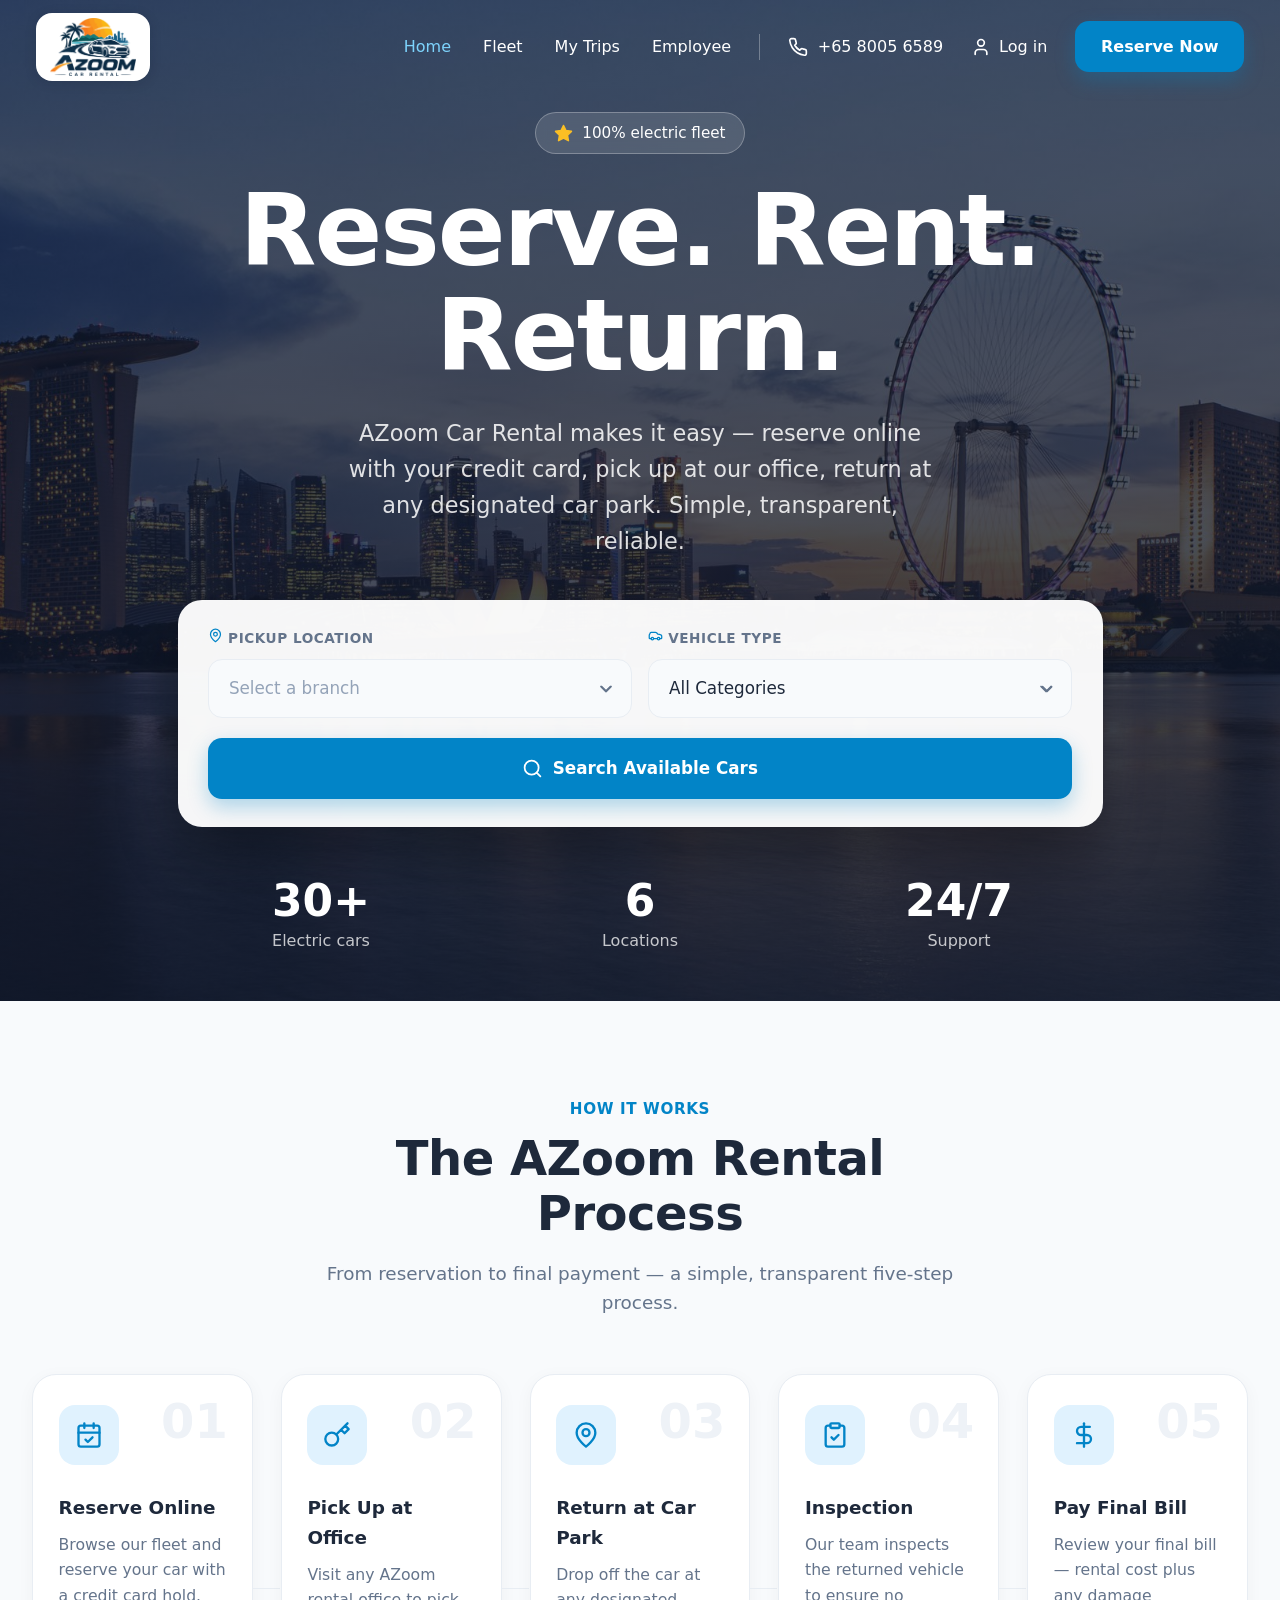
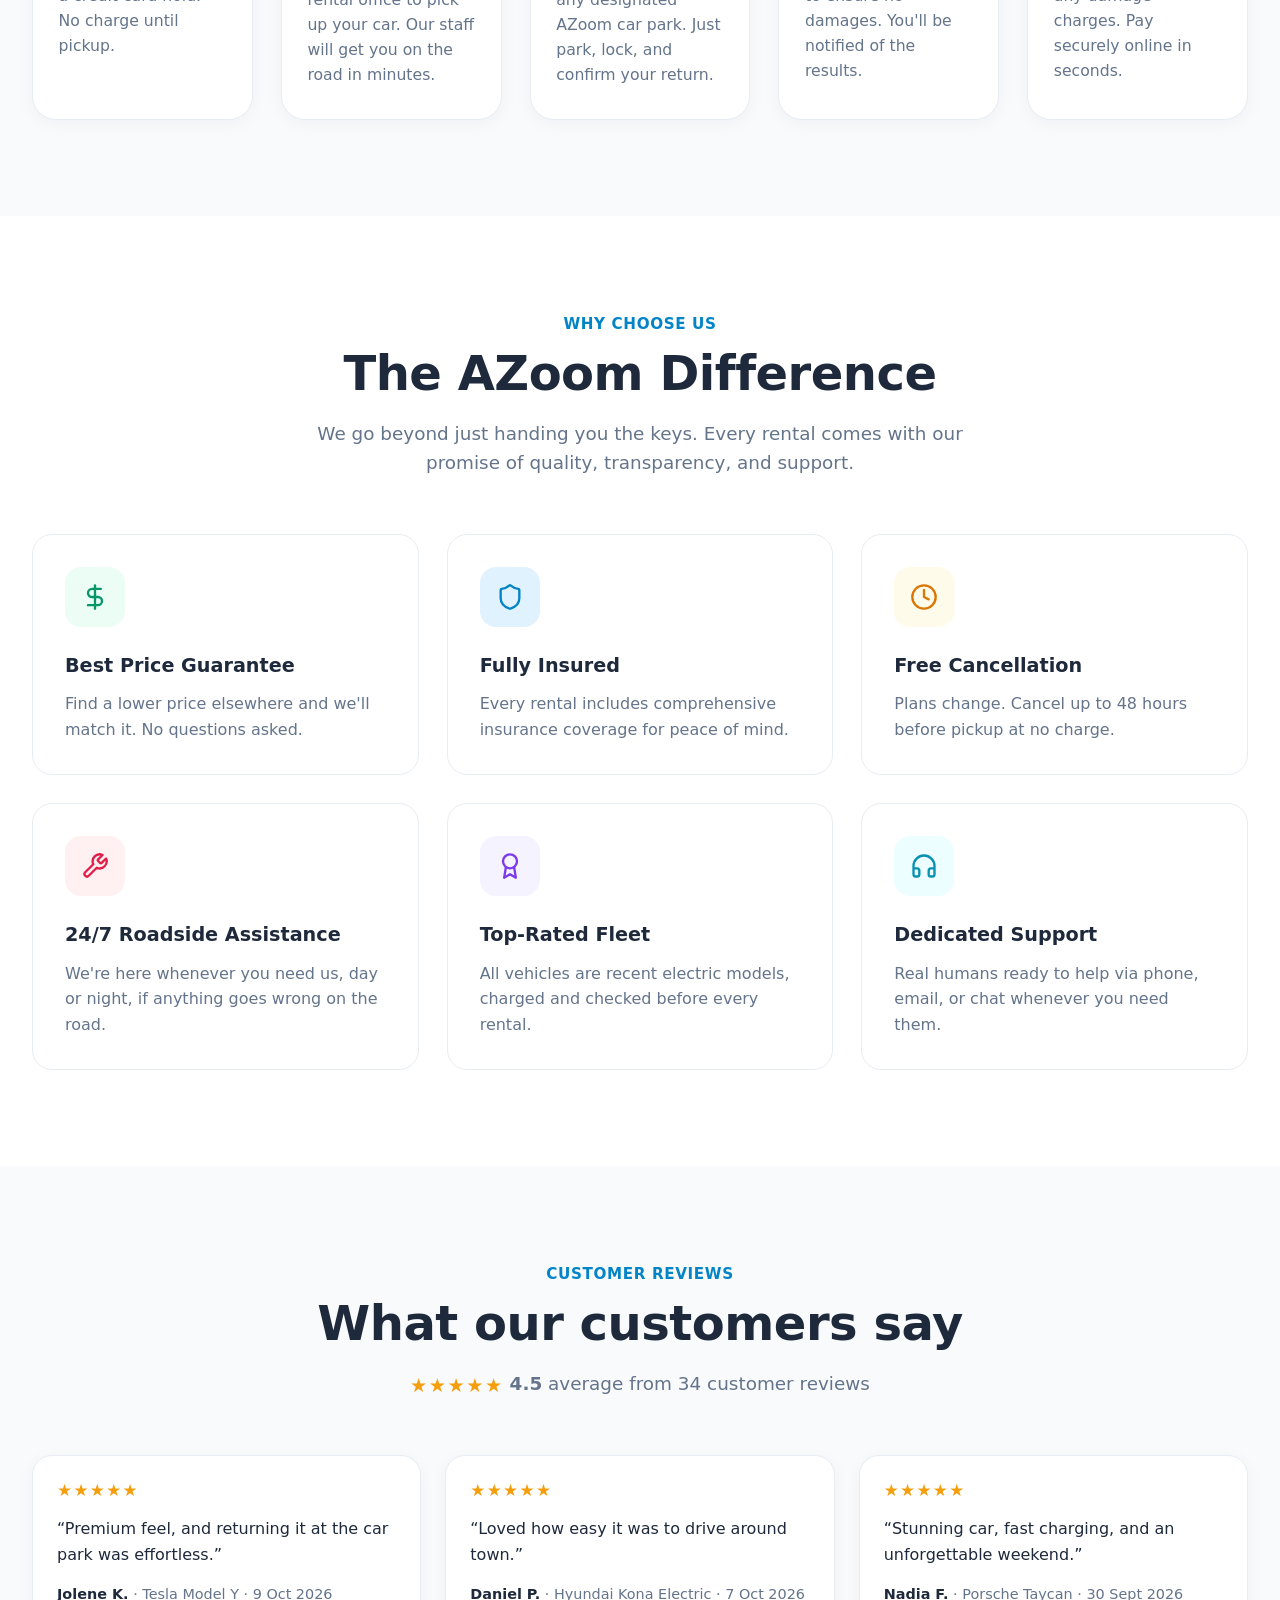
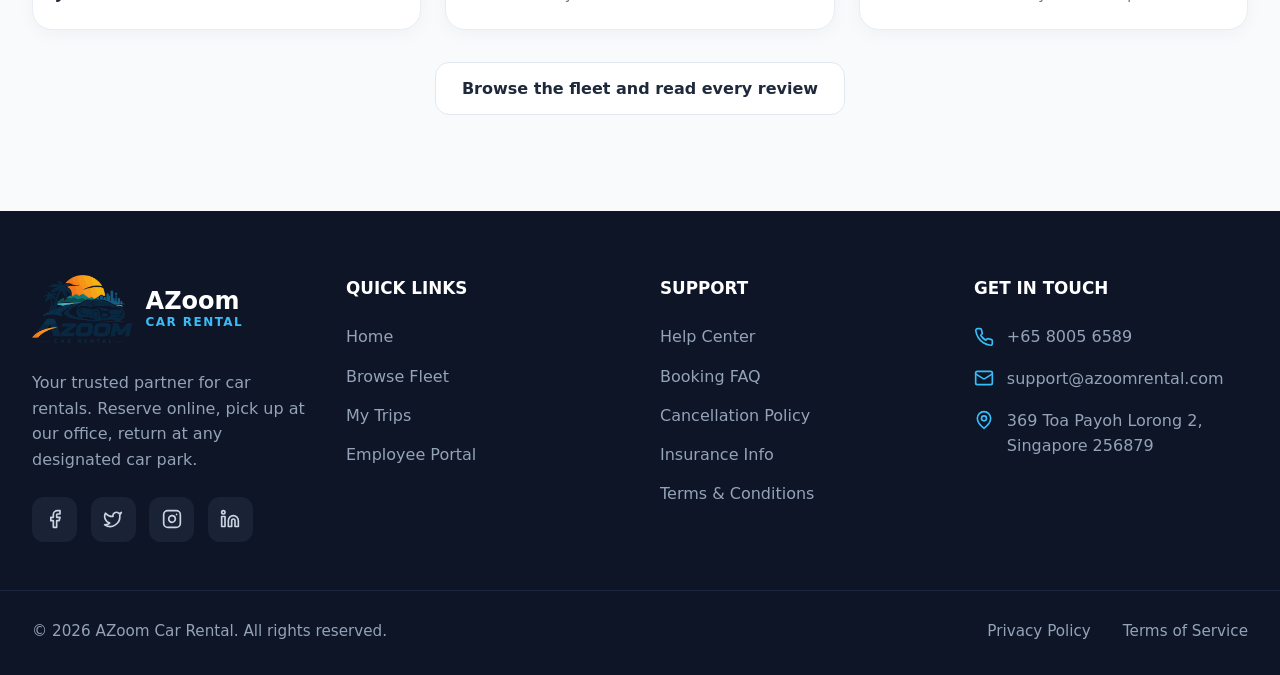
<file: index.html>
<!DOCTYPE html>
<html lang="en">
<head>
  <meta charset="UTF-8">
  <meta name="viewport" content="width=device-width, initial-scale=1">
  <title>AZoom Car Rental | Reserve. Rent. Return.</title>
  <meta name="description" content="Rent an electric car by the day, week or month. Reserve online with your credit card, pick up at our office and return at a designated car park.">
  <link rel="stylesheet" href="style.css">
  <script src="script.js" defer></script>
</head>
<body>

  <!-- ICON SPRITE: defined once, reused with <svg class="icon"><use href="#i-name"/></svg> -->
  <svg width="0" height="0" style="position:absolute" aria-hidden="true" focusable="false">
    <symbol id="i-car" viewBox="0 0 24 24"><path d="M19 17h2c.6 0 1-.4 1-1v-3c0-.9-.7-1.7-1.5-1.9C18.7 10.6 16 10 16 10s-1.3-1.4-2.2-2.3c-.5-.4-1.1-.7-1.8-.7H5c-.6 0-1.1.4-1.4.9l-1.4 2.9A3.7 3.7 0 0 0 2 12v4c0 .6.4 1 1 1h2"/><circle cx="7" cy="17" r="2"/><path d="M9 17h6"/><circle cx="17" cy="17" r="2"/></symbol>
    <symbol id="i-phone" viewBox="0 0 24 24"><path d="M22 16.92v3a2 2 0 0 1-2.18 2 19.79 19.79 0 0 1-8.63-3.07 19.5 19.5 0 0 1-6-6 19.79 19.79 0 0 1-3.07-8.67A2 2 0 0 1 4.11 2h3a2 2 0 0 1 2 1.72c.13.96.36 1.9.7 2.81a2 2 0 0 1-.45 2.11L8.09 9.91a16 16 0 0 0 6 6l1.27-1.27a2 2 0 0 1 2.11-.45c.91.34 1.85.57 2.81.7A2 2 0 0 1 22 16.92z"/></symbol>
    <symbol id="i-star" viewBox="0 0 24 24"><polygon points="12 2 15.09 8.26 22 9.27 17 14.14 18.18 21.02 12 17.77 5.82 21.02 7 14.14 2 9.27 8.91 8.26 12 2"/></symbol>
    <symbol id="i-pin" viewBox="0 0 24 24"><path d="M20 10c0 6-8 12-8 12s-8-6-8-12a8 8 0 0 1 16 0Z"/><circle cx="12" cy="10" r="3"/></symbol>
    <symbol id="i-search" viewBox="0 0 24 24"><circle cx="11" cy="11" r="8"/><path d="m21 21-4.3-4.3"/></symbol>
    <symbol id="i-chevron" viewBox="0 0 24 24"><path d="m6 9 6 6 6-6"/></symbol>
    <symbol id="i-calendar" viewBox="0 0 24 24"><rect width="18" height="18" x="3" y="4" rx="2"/><path d="M16 2v4M8 2v4M3 10h18"/><path d="m9 16 2 2 4-4"/></symbol>
    <symbol id="i-key" viewBox="0 0 24 24"><circle cx="7.5" cy="15.5" r="5.5"/><path d="m21 2-9.6 9.6M15.5 7.5l3 3L22 7l-3-3"/></symbol>
    <symbol id="i-clipboard" viewBox="0 0 24 24"><rect width="8" height="4" x="8" y="2" rx="1"/><path d="M16 4h2a2 2 0 0 1 2 2v14a2 2 0 0 1-2 2H6a2 2 0 0 1-2-2V6a2 2 0 0 1 2-2h2"/><path d="m9 14 2 2 4-4"/></symbol>
    <symbol id="i-dollar" viewBox="0 0 24 24"><path d="M12 2v20"/><path d="M17 5H9.5a3.5 3.5 0 0 0 0 7h5a3.5 3.5 0 0 1 0 7H6"/></symbol>
    <symbol id="i-shield" viewBox="0 0 24 24"><path d="M20 13c0 5-3.5 7.5-7.66 8.95a1 1 0 0 1-.67-.01C7.5 20.5 4 18 4 13V6a1 1 0 0 1 1-1c2 0 4.5-1.2 6.24-2.72a1.17 1.17 0 0 1 1.52 0C14.51 3.81 17 5 19 5a1 1 0 0 1 1 1z"/></symbol>
    <symbol id="i-clock" viewBox="0 0 24 24"><circle cx="12" cy="12" r="10"/><path d="M12 6v6l4 2"/></symbol>
    <symbol id="i-wrench" viewBox="0 0 24 24"><path d="M14.7 6.3a1 1 0 0 0 0 1.4l1.6 1.6a1 1 0 0 0 1.4 0l3.77-3.77a6 6 0 0 1-7.94 7.94l-6.91 6.91a2.12 2.12 0 0 1-3-3l6.91-6.91a6 6 0 0 1 7.94-7.94l-3.76 3.76z"/></symbol>
    <symbol id="i-award" viewBox="0 0 24 24"><circle cx="12" cy="8" r="6"/><path d="M15.48 12.89 17 22l-5-3-5 3 1.52-9.11"/></symbol>
    <symbol id="i-headset" viewBox="0 0 24 24"><path d="M3 14h3a2 2 0 0 1 2 2v3a2 2 0 0 1-2 2H5a2 2 0 0 1-2-2v-7a9 9 0 0 1 18 0v7a2 2 0 0 1-2 2h-1a2 2 0 0 1-2-2v-3a2 2 0 0 1 2-2h3"/></symbol>
    <symbol id="i-mail" viewBox="0 0 24 24"><rect width="20" height="16" x="2" y="4" rx="2"/><path d="m22 7-8.97 5.7a1.94 1.94 0 0 1-2.06 0L2 7"/></symbol>
    <symbol id="i-facebook" viewBox="0 0 24 24"><path d="M18 2h-3a5 5 0 0 0-5 5v3H7v4h3v8h4v-8h3l1-4h-4V7a1 1 0 0 1 1-1h3z"/></symbol>
    <symbol id="i-twitter" viewBox="0 0 24 24"><path d="M22 4s-.7 2.1-2 3.4c1.6 10-9.4 17.3-18 11.6 2.2.1 4.4-.6 6-2C3 15.5.5 9.6 3 5c2.2 2.6 5.6 4.1 9 4-.9-4.2 4-6.6 7-3.8 1.1 0 3-1.2 3-1.2z"/></symbol>
    <symbol id="i-instagram" viewBox="0 0 24 24"><rect width="20" height="20" x="2" y="2" rx="5"/><path d="M16 11.37A4 4 0 1 1 12.63 8 4 4 0 0 1 16 11.37z"/><path d="M17.5 6.5h.01"/></symbol>
    <symbol id="i-linkedin" viewBox="0 0 24 24"><path d="M16 8a6 6 0 0 1 6 6v7h-4v-7a2 2 0 0 0-2-2 2 2 0 0 0-2 2v7h-4v-7a6 6 0 0 1 6-6z"/><rect width="4" height="12" x="2" y="9"/><circle cx="4" cy="4" r="2"/></symbol>
      <symbol id="i-user" viewBox="0 0 24 24"><path d="M19 21v-2a4 4 0 0 0-4-4H9a4 4 0 0 0-4 4v2"/><circle cx="12" cy="7" r="4"/></symbol>
  </svg>

  <!-- HEADER: transparent over the hero, turns white after scrolling (see js/script.js) -->
  <header class="site-header" id="site-header">
    <a class="logo logo-brand" href="index.html" aria-label="AZoom Car Rental home">
      <img src="images/logo.png" alt="" width="360" height="243">
    </a>

    <button type="button" class="menu-toggle" id="menu-toggle" aria-expanded="false" aria-controls="header-right" aria-label="Open menu">
      <span></span><span></span><span></span>
    </button>

    <div class="header-right" id="header-right">
      <nav aria-label="Main navigation">
        <ul class="nav-links">
          <li><a href="index.html" aria-current="page">Home</a></li>
          <li><a href="fleet.html">Fleet</a></li>
          <li><a href="my-trips.html">My Trips</a></li>
          <li><a href="employee.html">Employee</a></li>
        </ul>
      </nav>
      <a class="header-phone" href="tel:+6580056589">
        <svg class="icon"><use href="#i-phone"/></svg>
        <span>+65 8005 6589</span>
      </a>
      <a class="header-account" id="account-link" href="login.html">
        <svg class="icon"><use href="#i-user"/></svg>
        <span>Log in</span>
      </a>
      <a class="button button-primary" href="booking.html">Reserve Now</a>
    </div>
  </header>

  <main>

    <!-- HERO -->
    <section class="hero" aria-labelledby="hero-title">
      <!-- Background photo: decorative, so the alt text is empty -->
      <img class="hero-bg" src="images/hero.jpg" alt="" width="1920" height="1108" fetchpriority="high">

      <p class="badge">
        <svg class="icon icon-filled"><use href="#i-star"/></svg>
        100% electric fleet
      </p>

      <h1 id="hero-title">Reserve. Rent. Return.</h1>
      <p class="hero-text">AZoom Car Rental makes it easy &mdash; reserve online with your credit card, pick up at our office, return at any designated car park. Simple, transparent, reliable.</p>

      <form class="search-card" action="fleet.html" method="get">
        <div class="field">
          <label for="pickup-branch"><svg class="icon"><use href="#i-pin"/></svg> PICKUP LOCATION</label>
          <div class="select-wrap">
            <select id="pickup-branch" name="branch" required>
              <option value="" selected disabled>Select a branch</option>
              <option value="Toa Payoh">Toa Payoh</option>
              <option value="Woodlands">Woodlands</option>
              <option value="Changi">Changi</option>
              <option value="Orchard Road">Orchard Road</option>
              <option value="HarbourFront">HarbourFront</option>
              <option value="Jurong East">Jurong East</option>
            </select>
            <svg class="icon"><use href="#i-chevron"/></svg>
          </div>
        </div>

        <div class="field">
          <label for="vehicle-type"><svg class="icon"><use href="#i-car"/></svg> VEHICLE TYPE</label>
          <div class="select-wrap">
            <select id="vehicle-type" name="type">
              <option value="all" selected>All Categories</option>
              <option value="Hatchback">Hatchback</option>
              <option value="SUV">SUV</option>
              <option value="Sedan">Sedan</option>
              <option value="Luxury">Luxury</option>
              <option value="Sports">Sports</option>
            </select>
            <svg class="icon"><use href="#i-chevron"/></svg>
          </div>
        </div>

        <button type="submit" class="button button-primary button-wide">
          <svg class="icon"><use href="#i-search"/></svg>
          Search Available Cars
        </button>
      </form>

      <ul class="stats" aria-label="AZoom at a glance">
        <li><strong>30+</strong><span>Electric cars</span></li>
        <li><strong>6</strong><span>Locations</span></li>
        <li><strong>24/7</strong><span>Support</span></li>
      </ul>
    </section>

    <!-- HOW IT WORKS: the five business events from the brief, in order -->
    <section class="section section-tint" aria-labelledby="how-title">
      <div class="container">
        <header class="section-head">
          <p class="eyebrow">HOW IT WORKS</p>
          <h2 id="how-title">The AZoom Rental Process</h2>
          <p>From reservation to final payment &mdash; a simple, transparent five-step process.</p>
        </header>

        <ol class="steps">
          <li class="step">
            <span class="step-number" aria-hidden="true">01</span>
            <span class="icon-box"><svg class="icon"><use href="#i-calendar"/></svg></span>
            <h3>Reserve Online</h3>
            <p>Browse our fleet and reserve your car with a credit card hold. No charge until pickup.</p>
          </li>
          <li class="step">
            <span class="step-number" aria-hidden="true">02</span>
            <span class="icon-box"><svg class="icon"><use href="#i-key"/></svg></span>
            <h3>Pick Up at Office</h3>
            <p>Visit any AZoom rental office to pick up your car. Our staff will get you on the road in minutes.</p>
          </li>
          <li class="step">
            <span class="step-number" aria-hidden="true">03</span>
            <span class="icon-box"><svg class="icon"><use href="#i-pin"/></svg></span>
            <h3>Return at Car Park</h3>
            <p>Drop off the car at any designated AZoom car park. Just park, lock, and confirm your return.</p>
          </li>
          <li class="step">
            <span class="step-number" aria-hidden="true">04</span>
            <span class="icon-box"><svg class="icon"><use href="#i-clipboard"/></svg></span>
            <h3>Inspection</h3>
            <p>Our team inspects the returned vehicle to ensure no damages. You'll be notified of the results.</p>
          </li>
          <li class="step">
            <span class="step-number" aria-hidden="true">05</span>
            <span class="icon-box"><svg class="icon"><use href="#i-dollar"/></svg></span>
            <h3>Pay Final Bill</h3>
            <p>Review your final bill &mdash; rental cost plus any damage charges. Pay securely online in seconds.</p>
          </li>
        </ol>
      </div>
    </section>

    <!-- WHY CHOOSE US -->
    <section class="section" aria-labelledby="why-title">
      <div class="container">
        <header class="section-head">
          <p class="eyebrow">WHY CHOOSE US</p>
          <h2 id="why-title">The AZoom Difference</h2>
          <p>We go beyond just handing you the keys. Every rental comes with our promise of quality, transparency, and support.</p>
        </header>

        <ul class="features">
          <li class="feature">
            <span class="icon-box tone-green"><svg class="icon"><use href="#i-dollar"/></svg></span>
            <h3>Best Price Guarantee</h3>
            <p>Find a lower price elsewhere and we'll match it. No questions asked.</p>
          </li>
          <li class="feature">
            <span class="icon-box tone-blue"><svg class="icon"><use href="#i-shield"/></svg></span>
            <h3>Fully Insured</h3>
            <p>Every rental includes comprehensive insurance coverage for peace of mind.</p>
          </li>
          <li class="feature">
            <span class="icon-box tone-amber"><svg class="icon"><use href="#i-clock"/></svg></span>
            <h3>Free Cancellation</h3>
            <p>Plans change. Cancel up to 48 hours before pickup at no charge.</p>
          </li>
          <li class="feature">
            <span class="icon-box tone-rose"><svg class="icon"><use href="#i-wrench"/></svg></span>
            <h3>24/7 Roadside Assistance</h3>
            <p>We're here whenever you need us, day or night, if anything goes wrong on the road.</p>
          </li>
          <li class="feature">
            <span class="icon-box tone-violet"><svg class="icon"><use href="#i-award"/></svg></span>
            <h3>Top-Rated Fleet</h3>
            <p>All vehicles are recent electric models, charged and checked before every rental.</p>
          </li>
          <li class="feature">
            <span class="icon-box tone-cyan"><svg class="icon"><use href="#i-headset"/></svg></span>
            <h3>Dedicated Support</h3>
            <p>Real humans ready to help via phone, email, or chat whenever you need them.</p>
          </li>
        </ul>
      </div>
    </section>

    <!-- WHAT CUSTOMERS SAY -->
    <section class="section section-tint" aria-labelledby="reviews-title">
      <div class="container">
        <header class="section-head">
          <p class="eyebrow">CUSTOMER REVIEWS</p>
          <h2 id="reviews-title">What our customers say</h2>
          <p id="home-reviews-summary"></p>
        </header>
        <div class="review-grid" id="home-reviews"></div>
        <p class="reviews-cta"><a class="button button-ghost" href="fleet.html">Browse the fleet and read every review</a></p>
      </div>
    </section>

  </main>

  <!-- FOOTER -->
  <footer class="site-footer">
    <div class="container footer-grid">

      <div class="footer-brand">
        <a class="logo" href="index.html" aria-label="AZoom Car Rental home">
          <img src="images/logo.png" alt="AZoom Car Rental" width="100" height="150">
          <span class="logo-text">
            <span class="logo-name">AZoom</span>
            <span class="logo-sub">CAR RENTAL</span>
          </span>
        </a>
        <p>Your trusted partner for car rentals. Reserve online, pick up at our office, return at any designated car park.</p>
        <ul class="social">
          <li><a href="#" aria-label="Facebook"><svg class="icon"><use href="#i-facebook"/></svg></a></li>
          <li><a href="#" aria-label="Twitter"><svg class="icon"><use href="#i-twitter"/></svg></a></li>
          <li><a href="#" aria-label="Instagram"><svg class="icon"><use href="#i-instagram"/></svg></a></li>
          <li><a href="#" aria-label="LinkedIn"><svg class="icon"><use href="#i-linkedin"/></svg></a></li>
        </ul>
      </div>

      <nav aria-labelledby="quick-links-title">
        <h2 id="quick-links-title">QUICK LINKS</h2>
        <ul>
          <li><a href="index.html">Home</a></li>
          <li><a href="fleet.html">Browse Fleet</a></li>
          <li><a href="my-trips.html">My Trips</a></li>
          <li><a href="employee.html">Employee Portal</a></li>
        </ul>
      </nav>

      <nav aria-labelledby="support-title">
        <h2 id="support-title">SUPPORT</h2>
        <ul>
          <li><a href="#">Help Center</a></li>
          <li><a href="#">Booking FAQ</a></li>
          <li><a href="#">Cancellation Policy</a></li>
          <li><a href="#">Insurance Info</a></li>
          <li><a href="#">Terms &amp; Conditions</a></li>
        </ul>
      </nav>

      <div>
        <h2>GET IN TOUCH</h2>
        <address>
          <p><svg class="icon"><use href="#i-phone"/></svg> <a href="tel:+6580056589">+65 8005 6589</a></p>
          <p><svg class="icon"><use href="#i-mail"/></svg> <a href="mailto:support@azoomrental.com">support@azoomrental.com</a></p>
          <p><svg class="icon"><use href="#i-pin"/></svg> <span>369 Toa Payoh Lorong 2, Singapore 256879</span></p>
        </address>
      </div>
    </div>

    <div class="container footer-bottom">
      <p>&copy; 2026 AZoom Car Rental. All rights reserved.</p>
      <ul>
        <li><a href="#">Privacy Policy</a></li>
        <li><a href="#">Terms of Service</a></li>
      </ul>
    </div>
  </footer>

</body>
</html>
</file>
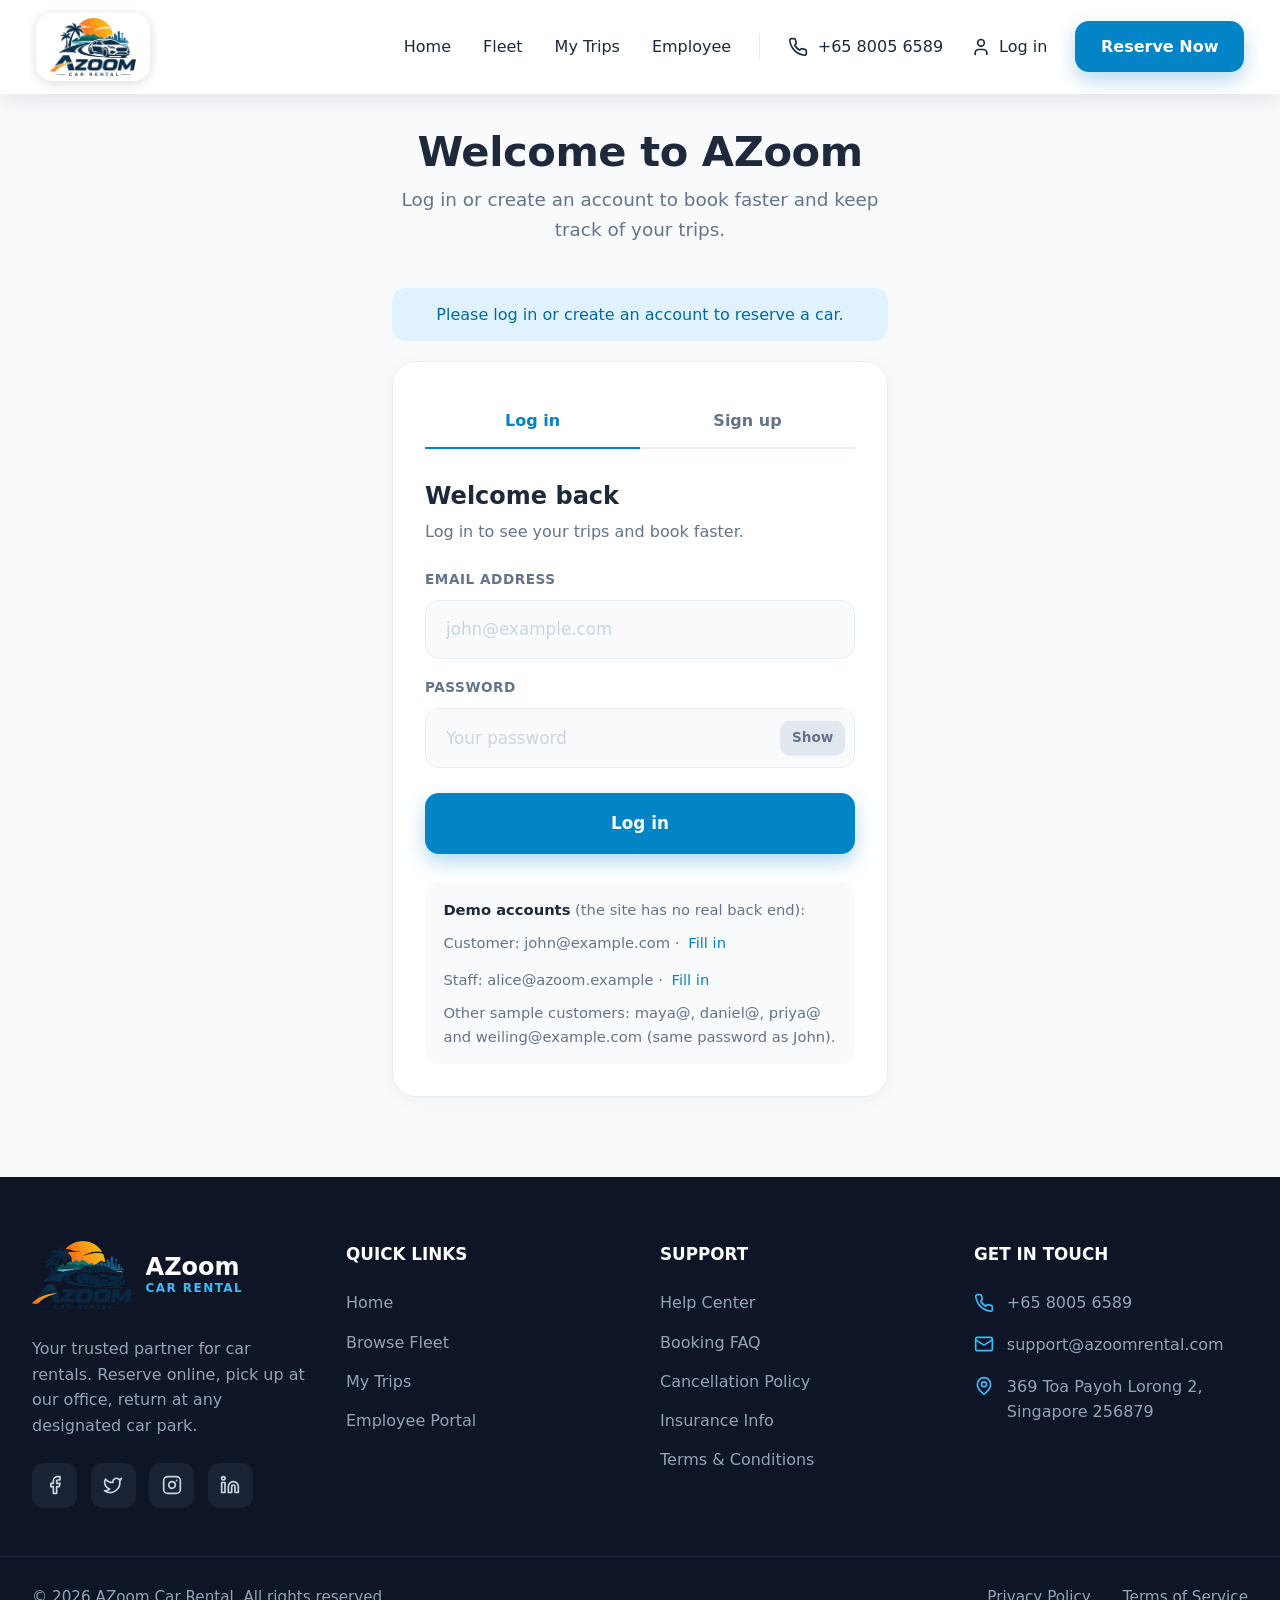
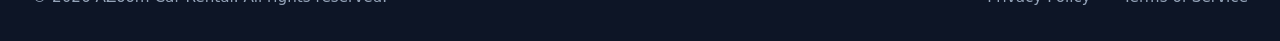
<file: booking.html>
<!DOCTYPE html>
<html lang="en">
<head>
  <meta charset="UTF-8">
  <meta name="viewport" content="width=device-width, initial-scale=1">
  <title>Reserve a Car | AZoom Car Rental</title>
  <meta name="description" content="Reserve an AZoom electric car online. Choose your car, rental period and pick-up location, then pay by credit card.">
  <link rel="stylesheet" href="style.css">
  <script src="script.js" defer></script>
</head>
<body class="trips-body">

  <!-- ICON SPRITE: only the icons this page uses -->
  <svg width="0" height="0" style="position:absolute" aria-hidden="true" focusable="false">
    <symbol id="i-car" viewBox="0 0 24 24"><path d="M19 17h2c.6 0 1-.4 1-1v-3c0-.9-.7-1.7-1.5-1.9C18.7 10.6 16 10 16 10s-1.3-1.4-2.2-2.3c-.5-.4-1.1-.7-1.8-.7H5c-.6 0-1.1.4-1.4.9l-1.4 2.9A3.7 3.7 0 0 0 2 12v4c0 .6.4 1 1 1h2"/><circle cx="7" cy="17" r="2"/><path d="M9 17h6"/><circle cx="17" cy="17" r="2"/></symbol>
    <symbol id="i-phone" viewBox="0 0 24 24"><path d="M22 16.92v3a2 2 0 0 1-2.18 2 19.79 19.79 0 0 1-8.63-3.07 19.5 19.5 0 0 1-6-6 19.79 19.79 0 0 1-3.07-8.67A2 2 0 0 1 4.11 2h3a2 2 0 0 1 2 1.72c.13.96.36 1.9.7 2.81a2 2 0 0 1-.45 2.11L8.09 9.91a16 16 0 0 0 6 6l1.27-1.27a2 2 0 0 1 2.11-.45c.91.34 1.85.57 2.81.7A2 2 0 0 1 22 16.92z"/></symbol>
    <symbol id="i-search" viewBox="0 0 24 24"><circle cx="11" cy="11" r="8"/><path d="m21 21-4.3-4.3"/></symbol>
    <symbol id="i-chevron-right" viewBox="0 0 24 24"><path d="m9 18 6-6-6-6"/></symbol>
    <symbol id="i-star" viewBox="0 0 24 24"><polygon points="12 2 15.09 8.26 22 9.27 17 14.14 18.18 21.02 12 17.77 5.82 21.02 7 14.14 2 9.27 8.91 8.26 12 2"/></symbol>
    <symbol id="i-pin" viewBox="0 0 24 24"><path d="M20 10c0 6-8 12-8 12s-8-6-8-12a8 8 0 0 1 16 0Z"/><circle cx="12" cy="10" r="3"/></symbol>
    <symbol id="i-mail" viewBox="0 0 24 24"><rect width="20" height="16" x="2" y="4" rx="2"/><path d="m22 7-8.97 5.7a1.94 1.94 0 0 1-2.06 0L2 7"/></symbol>
    <symbol id="i-users" viewBox="0 0 24 24"><path d="M16 21v-2a4 4 0 0 0-4-4H6a4 4 0 0 0-4 4v2"/><circle cx="9" cy="7" r="4"/><path d="M22 21v-2a4 4 0 0 0-3-3.87"/><path d="M16 3.13a4 4 0 0 1 0 7.75"/></symbol>
    <symbol id="i-gear" viewBox="0 0 24 24"><path d="M12.22 2h-.44a2 2 0 0 0-2 2v.18a2 2 0 0 1-1 1.73l-.43.25a2 2 0 0 1-2 0l-.15-.08a2 2 0 0 0-2.73.73l-.22.38a2 2 0 0 0 .73 2.73l.15.1a2 2 0 0 1 1 1.72v.51a2 2 0 0 1-1 1.74l-.15.09a2 2 0 0 0-.73 2.73l.22.38a2 2 0 0 0 2.73.73l.15-.08a2 2 0 0 1 2 0l.43.25a2 2 0 0 1 1 1.73V20a2 2 0 0 0 2 2h.44a2 2 0 0 0 2-2v-.18a2 2 0 0 1 1-1.73l.43-.25a2 2 0 0 1 2 0l.15.08a2 2 0 0 0 2.73-.73l.22-.39a2 2 0 0 0-.73-2.73l-.15-.08a2 2 0 0 1-1-1.74v-.5a2 2 0 0 1 1-1.74l.15-.09a2 2 0 0 0 .73-2.73l-.22-.38a2 2 0 0 0-2.73-.73l-.15.08a2 2 0 0 1-2 0l-.43-.25a2 2 0 0 1-1-1.73V4a2 2 0 0 0-2-2z"/><circle cx="12" cy="12" r="3"/></symbol>
    <symbol id="i-zap" viewBox="0 0 24 24"><polygon points="13 2 3 14 12 14 11 22 21 10 12 10 13 2"/></symbol>
    <symbol id="i-sliders" viewBox="0 0 24 24"><path d="M21 4h-7M10 4H3M21 12h-9M8 12H3M21 20h-5M12 20H3M14 2v4M8 10v4M16 18v4"/></symbol>
    <symbol id="i-facebook" viewBox="0 0 24 24"><path d="M18 2h-3a5 5 0 0 0-5 5v3H7v4h3v8h4v-8h3l1-4h-4V7a1 1 0 0 1 1-1h3z"/></symbol>
    <symbol id="i-twitter" viewBox="0 0 24 24"><path d="M22 4s-.7 2.1-2 3.4c1.6 10-9.4 17.3-18 11.6 2.2.1 4.4-.6 6-2C3 15.5.5 9.6 3 5c2.2 2.6 5.6 4.1 9 4-.9-4.2 4-6.6 7-3.8 1.1 0 3-1.2 3-1.2z"/></symbol>
    <symbol id="i-instagram" viewBox="0 0 24 24"><rect width="20" height="20" x="2" y="2" rx="5"/><path d="M16 11.37A4 4 0 1 1 12.63 8 4 4 0 0 1 16 11.37z"/><path d="M17.5 6.5h.01"/></symbol>
    <symbol id="i-linkedin" viewBox="0 0 24 24"><path d="M16 8a6 6 0 0 1 6 6v7h-4v-7a2 2 0 0 0-2-2 2 2 0 0 0-2 2v7h-4v-7a6 6 0 0 1 6-6z"/><rect width="4" height="12" x="2" y="9"/><circle cx="4" cy="4" r="2"/></symbol>
      <symbol id="i-calendar" viewBox="0 0 24 24"><rect width="18" height="18" x="3" y="4" rx="2"/><path d="M16 2v4M8 2v4M3 10h18"/></symbol>
    <symbol id="i-check" viewBox="0 0 24 24"><path d="M20 6 9 17l-5-5"/></symbol>
    <symbol id="i-card" viewBox="0 0 24 24"><rect width="20" height="14" x="2" y="5" rx="2"/><path d="M2 10h20"/></symbol>
    <symbol id="i-lock" viewBox="0 0 24 24"><rect width="18" height="11" x="3" y="11" rx="2"/><path d="M7 11V7a5 5 0 0 1 10 0v4"/></symbol>
      <symbol id="i-user" viewBox="0 0 24 24"><path d="M19 21v-2a4 4 0 0 0-4-4H9a4 4 0 0 0-4 4v2"/><circle cx="12" cy="7" r="4"/></symbol>
  </svg>

  <!-- HEADER: class "solid" keeps it white from the top, because this page has no photo behind it -->
  <header class="site-header solid" id="site-header">
    <a class="logo logo-brand" href="index.html" aria-label="AZoom Car Rental home">
      <img src="images/logo.png" alt="" width="360" height="243">
    </a>

    <button type="button" class="menu-toggle" id="menu-toggle" aria-expanded="false" aria-controls="header-right" aria-label="Open menu">
      <span></span><span></span><span></span>
    </button>

    <div class="header-right" id="header-right">
      <nav aria-label="Main navigation">
        <ul class="nav-links">
          <li><a href="index.html">Home</a></li>
          <li><a href="fleet.html">Fleet</a></li>
          <li><a href="my-trips.html">My Trips</a></li>
          <li><a href="employee.html">Employee</a></li>
        </ul>
      </nav>
      <a class="header-phone" href="tel:+6580056589">
        <svg class="icon"><use href="#i-phone"/></svg>
        <span>+65 8005 6589</span>
      </a>
      <a class="header-account" id="account-link" href="login.html">
        <svg class="icon"><use href="#i-user"/></svg>
        <span>Log in</span>
      </a>
      <a class="button button-primary" href="booking.html">Reserve Now</a>
    </div>
  </header>

  <main class="booking-page">
    <div class="container booking-container">

      <header class="page-head" id="booking-head">
        <h1>Reserve Your Car</h1>
        <p>Choose your car and dates, then add a credit card. You are only charged after your trip.</p>
      </header>

      <div class="booking-layout" id="booking-view">

        <!-- BOOKING FORM -->
        <form class="booking-form" id="booking-form" novalidate>

          <section class="form-section" aria-labelledby="car-title">
            <h2 id="car-title"><span class="step-dot">1</span> Choose your car</h2>
            <div class="field">
              <label for="car">CAR</label>
              <select id="car" required>
                <option value="" selected disabled>Select a car</option>
              </select>
            </div>
          </section>

          <section class="form-section" aria-labelledby="period-title">
            <h2 id="period-title"><span class="step-dot">2</span> Rental period and pick-up</h2>

            <fieldset class="period-options">
              <legend class="visually-hidden">Rental period</legend>
              <label class="period-card">
                <input type="radio" name="period" value="daily" checked>
                <span class="period-body"><strong>Daily</strong><small>1 to 6 days</small></span>
              </label>
              <label class="period-card">
                <input type="radio" name="period" value="weekly">
                <span class="period-body"><strong>Weekly</strong><small>7 days each &middot; 10% off</small></span>
              </label>
              <label class="period-card">
                <input type="radio" name="period" value="monthly">
                <span class="period-body"><strong>Monthly</strong><small>30 days each &middot; 20% off</small></span>
              </label>
            </fieldset>

            <div class="form-grid">
              <div class="field">
                <label for="quantity" id="quantity-label">NUMBER OF DAYS</label>
                <input type="number" id="quantity" min="1" max="6" step="1" value="1" inputmode="numeric">
              </div>
              <div class="field">
                <label for="pickup-date">PICK-UP DATE</label>
                <input type="date" id="pickup-date">
              </div>
              <div class="field">
                <label for="pickup-location">PICK-UP LOCATION</label>
                <select id="pickup-location" required>
                  <option value="" selected disabled>Select a location</option>
                <option value="Toa Payoh">Toa Payoh</option>
                <option value="Woodlands">Woodlands</option>
                <option value="Changi">Changi</option>
                <option value="Orchard Road">Orchard Road</option>
                <option value="HarbourFront">HarbourFront</option>
                <option value="Jurong East">Jurong East</option>
                </select>
              </div>
              <div class="field">
                <label for="return-date-text">RETURN BY</label>
                <output id="return-date-text" class="return-date">Choose a pick-up date</output>
              </div>
            </div>
            <p class="form-hint">Collect the car at the AZoom office in your pick-up location. Return it to any designated AZoom car park.</p>
          </section>

          <section class="form-section" aria-labelledby="details-title">
            <h2 id="details-title"><span class="step-dot">3</span> Your details</h2>
            <p class="form-hint account-note" id="account-note">Booking as <strong id="account-note-name"></strong>. Your name and email come from your account, so the booking appears in My Trips. Not you? <button type="button" class="link-button" data-logout>Log out</button></p>
            <div class="form-grid">
              <div class="field field-wide">
                <label for="full-name">FULL NAME</label>
                <input type="text" id="full-name" autocomplete="name" placeholder="John Tan" maxlength="60">
              </div>
              <div class="field">
                <label for="email">EMAIL ADDRESS</label>
                <input type="email" id="email" autocomplete="email" placeholder="john@example.com">
              </div>
              <div class="field">
                <label for="phone">MOBILE NUMBER</label>
                <input type="tel" id="phone" autocomplete="tel" placeholder="9123 4567" maxlength="14">
              </div>
            </div>
          </section>

          <section class="form-section" aria-labelledby="payment-title">
            <h2 id="payment-title"><span class="step-dot">4</span> Pay by credit card</h2>
            <p class="form-hint form-hint-top"><svg class="icon"><use href="#i-lock"/></svg> A hold is placed on your card now. You are charged after the trip, once the car has been inspected. Credit cards only.</p>
            <div class="form-grid">
              <div class="field field-wide">
                <label for="card-name">NAME ON CARD</label>
                <input type="text" id="card-name" autocomplete="cc-name" placeholder="John Tan" maxlength="60">
              </div>
              <div class="field field-wide">
                <label for="card-number">CARD NUMBER</label>
                <input type="text" id="card-number" inputmode="numeric" autocomplete="cc-number" placeholder="1234 5678 9012 3456" maxlength="19">
              </div>
              <div class="field">
                <label for="card-expiry">EXPIRY (MM/YY)</label>
                <input type="text" id="card-expiry" inputmode="numeric" autocomplete="cc-exp" placeholder="08/29" maxlength="5">
              </div>
              <div class="field">
                <label for="card-cvv">CVV</label>
                <input type="password" id="card-cvv" inputmode="numeric" autocomplete="cc-csc" placeholder="123" maxlength="4">
              </div>
            </div>
            <p class="form-hint">Demo only: no real payment is made, and card details are never stored.</p>
          </section>

          <section class="form-section">
            <label class="check-row" for="agree">
              <input type="checkbox" id="agree">
              <span>I agree to the rental terms. I understand that any damage found at inspection is added to my final bill.</span>
            </label>
            <p class="form-message" id="booking-message" role="alert"></p>
            <button type="submit" class="button button-primary button-wide">
              <svg class="icon"><use href="#i-check"/></svg>
              Confirm reservation
            </button>
          </section>
        </form>

        <!-- LIVE SUMMARY -->
        <aside class="summary-card" aria-labelledby="summary-title">
          <h2 id="summary-title">Booking summary</h2>
          <div id="summary" aria-live="polite"></div>
        </aside>
      </div>

      <!-- CONFIRMATION (shown after a successful booking) -->
      <section class="confirmation" id="confirmation" aria-live="polite" hidden>
        <span class="success-icon"><svg class="icon"><use href="#i-check"/></svg></span>
        <h2>Booking confirmed</h2>
        <p class="confirm-lead" id="confirm-text"></p>
        <p class="ref-box"><span>BOOKING REFERENCE</span><strong id="confirm-ref"></strong></p>
        <dl class="bill" id="confirm-bill"></dl>
        <div class="confirm-actions">
          <a class="button button-primary" id="confirm-trips" href="my-trips.html">View in My Trips</a>
          <a class="button button-ghost" href="booking.html">Book another car</a>
        </div>
      </section>

    </div>
  </main>

  <!-- FOOTER -->
  <footer class="site-footer">
    <div class="container footer-grid">

      <div class="footer-brand">
        <a class="logo" href="index.html" aria-label="AZoom Car Rental home">
          <img src="images/logo.png" alt="AZoom Car Rental" width="100" height="150">
          <span class="logo-text">
            <span class="logo-name">AZoom</span>
            <span class="logo-sub">CAR RENTAL</span>
          </span>
        </a>
        <p>Your trusted partner for car rentals. Reserve online, pick up at our office, return at any designated car park.</p>
        <ul class="social">
          <li><a href="#" aria-label="Facebook"><svg class="icon"><use href="#i-facebook"/></svg></a></li>
          <li><a href="#" aria-label="Twitter"><svg class="icon"><use href="#i-twitter"/></svg></a></li>
          <li><a href="#" aria-label="Instagram"><svg class="icon"><use href="#i-instagram"/></svg></a></li>
          <li><a href="#" aria-label="LinkedIn"><svg class="icon"><use href="#i-linkedin"/></svg></a></li>
        </ul>
      </div>

      <nav aria-labelledby="quick-links-title">
        <h2 id="quick-links-title">QUICK LINKS</h2>
        <ul>
          <li><a href="index.html">Home</a></li>
          <li><a href="fleet.html">Browse Fleet</a></li>
          <li><a href="my-trips.html">My Trips</a></li>
          <li><a href="employee.html">Employee Portal</a></li>
        </ul>
      </nav>

      <nav aria-labelledby="support-title">
        <h2 id="support-title">SUPPORT</h2>
        <ul>
          <li><a href="#">Help Center</a></li>
          <li><a href="#">Booking FAQ</a></li>
          <li><a href="#">Cancellation Policy</a></li>
          <li><a href="#">Insurance Info</a></li>
          <li><a href="#">Terms &amp; Conditions</a></li>
        </ul>
      </nav>

      <div>
        <h2>GET IN TOUCH</h2>
        <address>
          <p><svg class="icon"><use href="#i-phone"/></svg> <a href="tel:+6580056589">+65 8005 6589</a></p>
          <p><svg class="icon"><use href="#i-mail"/></svg> <a href="mailto:support@azoomrental.com">support@azoomrental.com</a></p>
          <p><svg class="icon"><use href="#i-pin"/></svg> <span>369 Toa Payoh Lorong 2, Singapore 256879</span></p>
        </address>
      </div>
    </div>

    <div class="container footer-bottom">
      <p>&copy; 2026 AZoom Car Rental. All rights reserved.</p>
      <ul>
        <li><a href="#">Privacy Policy</a></li>
        <li><a href="#">Terms of Service</a></li>
      </ul>
    </div>
  </footer>

</body>
</html>
</file>
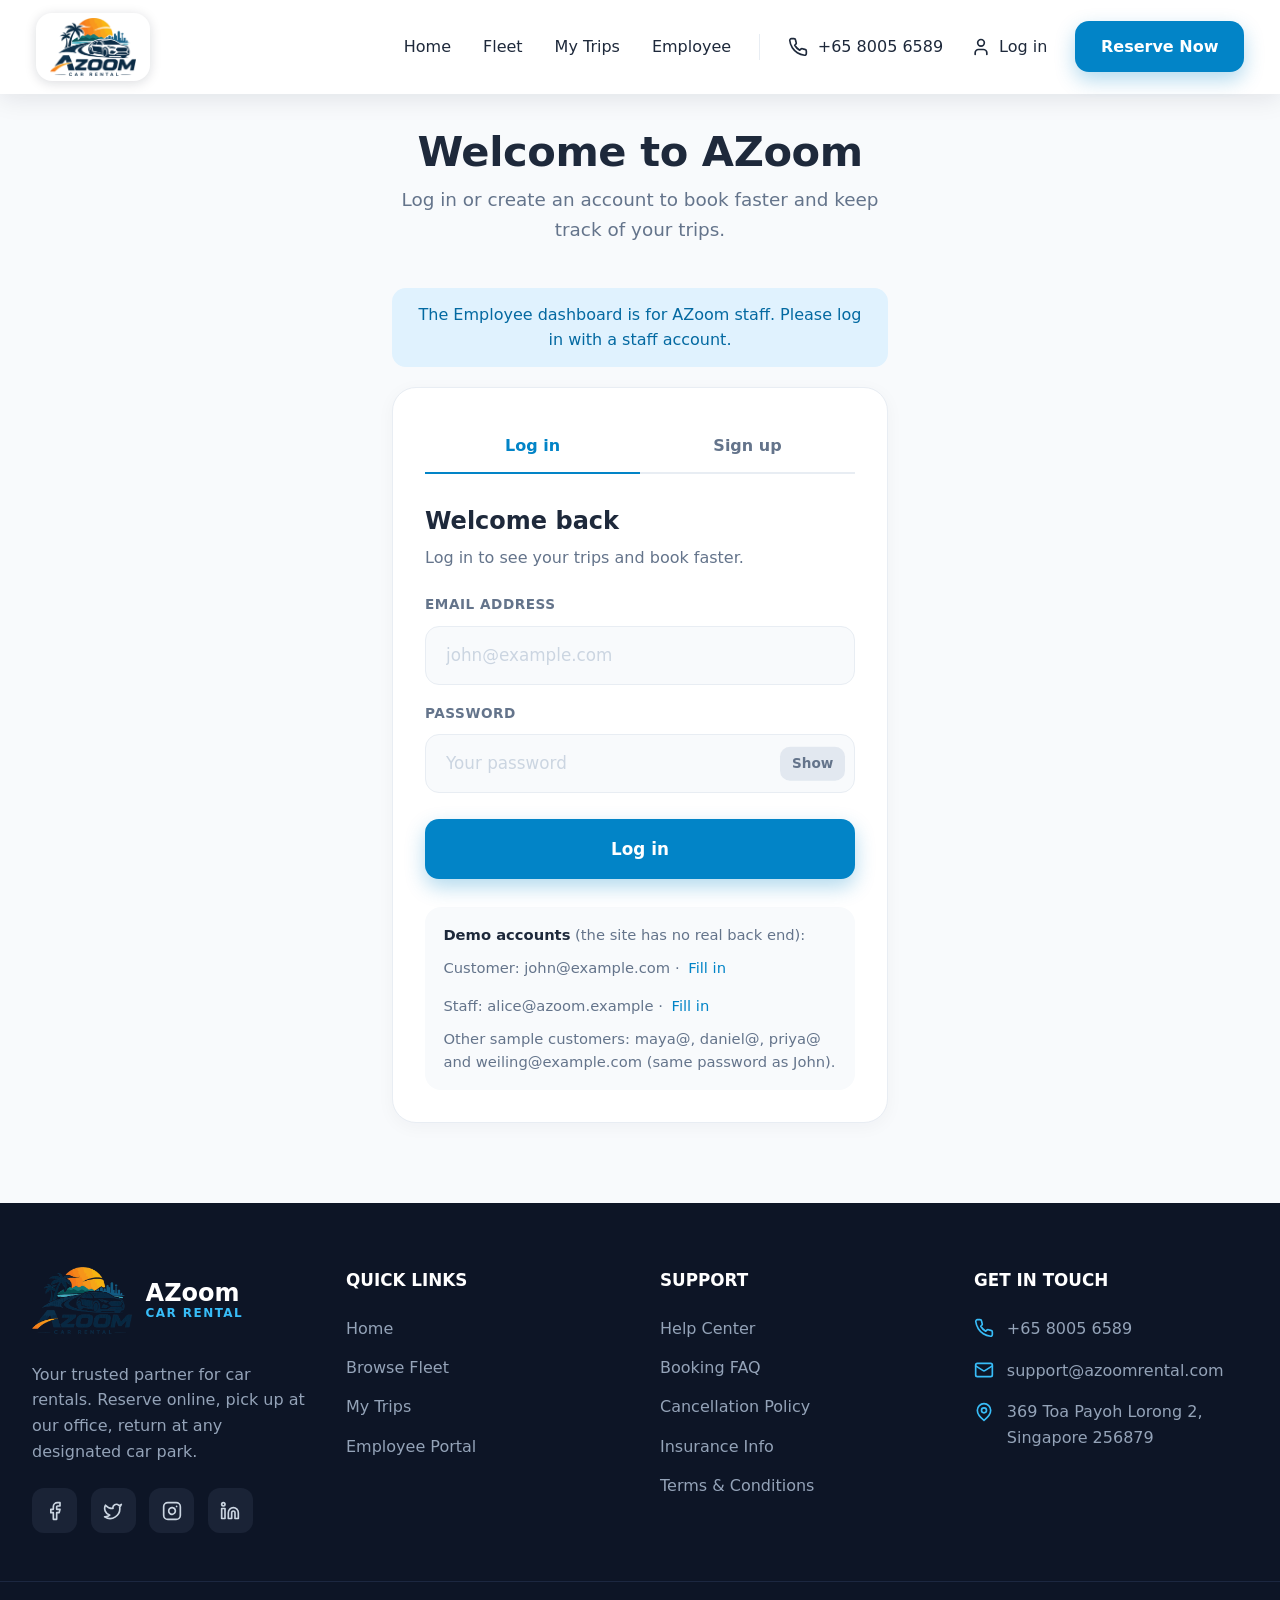
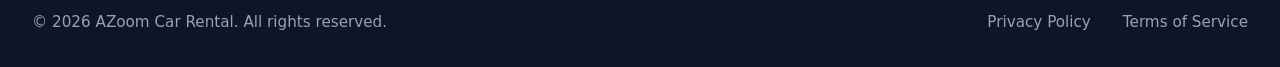
<file: employee.html>
<!DOCTYPE html>
<html lang="en">
<head>
  <meta charset="UTF-8">
  <meta name="viewport" content="width=device-width, initial-scale=1">
  <title>Employee Dashboard | AZoom Car Rental</title>
  <meta name="description" content="AZoom staff dashboard: manage pickups, returns and inspections.">
  <link rel="stylesheet" href="style.css">
  <script src="script.js" defer></script>
</head>
<body class="employee-body">

  <!-- ICON SPRITE: only the icons this page uses -->
  <svg width="0" height="0" style="position:absolute" aria-hidden="true" focusable="false">
    <symbol id="i-car" viewBox="0 0 24 24"><path d="M19 17h2c.6 0 1-.4 1-1v-3c0-.9-.7-1.7-1.5-1.9C18.7 10.6 16 10 16 10s-1.3-1.4-2.2-2.3c-.5-.4-1.1-.7-1.8-.7H5c-.6 0-1.1.4-1.4.9l-1.4 2.9A3.7 3.7 0 0 0 2 12v4c0 .6.4 1 1 1h2"/><circle cx="7" cy="17" r="2"/><path d="M9 17h6"/><circle cx="17" cy="17" r="2"/></symbol>
    <symbol id="i-phone" viewBox="0 0 24 24"><path d="M22 16.92v3a2 2 0 0 1-2.18 2 19.79 19.79 0 0 1-8.63-3.07 19.5 19.5 0 0 1-6-6 19.79 19.79 0 0 1-3.07-8.67A2 2 0 0 1 4.11 2h3a2 2 0 0 1 2 1.72c.13.96.36 1.9.7 2.81a2 2 0 0 1-.45 2.11L8.09 9.91a16 16 0 0 0 6 6l1.27-1.27a2 2 0 0 1 2.11-.45c.91.34 1.85.57 2.81.7A2 2 0 0 1 22 16.92z"/></symbol>
    <symbol id="i-search" viewBox="0 0 24 24"><circle cx="11" cy="11" r="8"/><path d="m21 21-4.3-4.3"/></symbol>
    <symbol id="i-pin" viewBox="0 0 24 24"><path d="M20 10c0 6-8 12-8 12s-8-6-8-12a8 8 0 0 1 16 0Z"/><circle cx="12" cy="10" r="3"/></symbol>
    <symbol id="i-mail" viewBox="0 0 24 24"><rect width="20" height="16" x="2" y="4" rx="2"/><path d="m22 7-8.97 5.7a1.94 1.94 0 0 1-2.06 0L2 7"/></symbol>
    <symbol id="i-users" viewBox="0 0 24 24"><path d="M16 21v-2a4 4 0 0 0-4-4H6a4 4 0 0 0-4 4v2"/><circle cx="9" cy="7" r="4"/><path d="M22 21v-2a4 4 0 0 0-3-3.87"/><path d="M16 3.13a4 4 0 0 1 0 7.75"/></symbol>
    <symbol id="i-filter" viewBox="0 0 24 24"><polygon points="22 3 2 3 10 12.46 10 19 14 21 14 12.46 22 3"/></symbol>
    <symbol id="i-x" viewBox="0 0 24 24"><path d="M18 6 6 18M6 6l12 12"/></symbol>
    <symbol id="i-check" viewBox="0 0 24 24"><path d="M20 6 9 17l-5-5"/></symbol>
    <symbol id="i-facebook" viewBox="0 0 24 24"><path d="M18 2h-3a5 5 0 0 0-5 5v3H7v4h3v8h4v-8h3l1-4h-4V7a1 1 0 0 1 1-1h3z"/></symbol>
    <symbol id="i-twitter" viewBox="0 0 24 24"><path d="M22 4s-.7 2.1-2 3.4c1.6 10-9.4 17.3-18 11.6 2.2.1 4.4-.6 6-2C3 15.5.5 9.6 3 5c2.2 2.6 5.6 4.1 9 4-.9-4.2 4-6.6 7-3.8 1.1 0 3-1.2 3-1.2z"/></symbol>
    <symbol id="i-instagram" viewBox="0 0 24 24"><rect width="20" height="20" x="2" y="2" rx="5"/><path d="M16 11.37A4 4 0 1 1 12.63 8 4 4 0 0 1 16 11.37z"/><path d="M17.5 6.5h.01"/></symbol>
    <symbol id="i-linkedin" viewBox="0 0 24 24"><path d="M16 8a6 6 0 0 1 6 6v7h-4v-7a2 2 0 0 0-2-2 2 2 0 0 0-2 2v7h-4v-7a6 6 0 0 1 6-6z"/><rect width="4" height="12" x="2" y="9"/><circle cx="4" cy="4" r="2"/></symbol>
      <symbol id="i-user" viewBox="0 0 24 24"><path d="M19 21v-2a4 4 0 0 0-4-4H9a4 4 0 0 0-4 4v2"/><circle cx="12" cy="7" r="4"/></symbol>
  </svg>

  <!-- HEADER: class "solid" keeps it white from the top -->
  <header class="site-header solid" id="site-header">
    <a class="logo logo-brand" href="index.html" aria-label="AZoom Car Rental home">
      <img src="images/logo.png" alt="" width="360" height="243">
    </a>

    <button type="button" class="menu-toggle" id="menu-toggle" aria-expanded="false" aria-controls="header-right" aria-label="Open menu">
      <span></span><span></span><span></span>
    </button>

    <div class="header-right" id="header-right">
      <nav aria-label="Main navigation">
        <ul class="nav-links">
          <li><a href="index.html">Home</a></li>
          <li><a href="fleet.html">Fleet</a></li>
          <li><a href="my-trips.html">My Trips</a></li>
          <li><a href="employee.html" aria-current="page">Employee</a></li>
        </ul>
      </nav>
      <a class="header-phone" href="tel:+6580056589">
        <svg class="icon"><use href="#i-phone"/></svg>
        <span>+65 8005 6589</span>
      </a>
      <a class="header-account" id="account-link" href="login.html">
        <svg class="icon"><use href="#i-user"/></svg>
        <span>Log in</span>
      </a>
      <a class="button button-primary" href="booking.html">Reserve Now</a>
    </div>
  </header>

  <main class="employee-page">
    <div class="container">

      <!-- PAGE TITLE -->
      <header class="dash-head">
        <span class="icon-box"><svg class="icon"><use href="#i-users"/></svg></span>
        <div>
          <h1>Employee Dashboard</h1>
          <p>AZoom Car Rental &mdash; Manage pickups, returns &amp; inspections</p>
        </div>
      </header>

      <!-- BOOKING TOTALS (drawn by employee.js) -->
      <section class="dash-stats" id="stats" aria-label="Booking totals"></section>

      <!-- WHO IS SIGNED IN -->
      <div class="signin-card">
        <label for="employee-select">Signed in as:</label>
        <select id="employee-select">
          <option value="Alice Chen">Alice Chen</option>
          <option value="Ben Ong">Ben Ong</option>
          <option value="Chloe Wong">Chloe Wong</option>
        </select>
        <button type="button" class="link-button" data-logout>Log out</button>
      </div>

      <!-- SEARCH + SORT -->
      <div class="toolbar">
        <div class="search-box">
          <svg class="icon"><use href="#i-search"/></svg>
          <label for="search" class="visually-hidden">Search bookings</label>
          <input type="search" id="search" placeholder="Search by customer, email, ref, or car..." autocomplete="off">
        </div>
        <div class="sort-box">
          <label for="sort" class="visually-hidden">Sort bookings</label>
          <select id="sort">
            <option value="recent" selected>Most Recent</option>
            <option value="oldest">Oldest First</option>
            <option value="customer">Customer (A&ndash;Z)</option>
          </select>
        </div>
      </div>

      <!-- STATUS FILTERS (drawn by employee.js so the counts stay right) -->
      <div class="chips" id="filter-chips" role="group" aria-label="Filter by status"></div>

      <p class="toast" id="toast" role="status" aria-live="polite"></p>

      <!-- BOOKINGS LIST -->
      <section class="booking-list" id="booking-list" aria-label="Bookings"></section>

      <!-- CUSTOMER REVIEWS -->
      <section class="reviews-overview" aria-labelledby="reviews-title">
        <div class="reviews-head">
          <h2 id="reviews-title">Customer Reviews</h2>
          <p class="reviews-summary" id="reviews-summary"></p>
        </div>
        <div class="review-list" id="review-list"></div>
        <p class="reviews-more"><button type="button" class="link-button" id="reviews-more" hidden>Show all reviews</button></p>
      </section>

      <!-- FLEET STATUS -->
      <section class="fleet-overview" aria-labelledby="fleet-title">
        <h2 id="fleet-title">Fleet Status Overview</h2>
        <div class="fleet-grid" id="fleet-grid"></div>
      </section>

    </div>
  </main>

  <!-- RECORD RETURN DIALOG -->
  <dialog id="return-dialog" aria-labelledby="return-title">
    <form id="return-form" novalidate>
      <div class="dialog-head">
        <h2 id="return-title">Record return</h2>
        <button type="button" class="dialog-close" data-close aria-label="Close"><svg class="icon"><use href="#i-x"/></svg></button>
      </div>

      <p class="dialog-text" id="return-summary"></p>

      <div class="field">
        <label for="return-carpark">CAR PARK WHERE THE CAR WAS LEFT</label>
        <select id="return-carpark" required>
          <option value="" selected disabled>Select a car park</option>
          <option value="Toa Payoh Car Park">Toa Payoh Car Park</option>
          <option value="Woodlands Car Park">Woodlands Car Park</option>
          <option value="Changi Car Park">Changi Car Park</option>
          <option value="Orchard Road Car Park">Orchard Road Car Park</option>
          <option value="HarbourFront Car Park">HarbourFront Car Park</option>
          <option value="Jurong East Car Park">Jurong East Car Park</option>
        </select>
      </div>

      <p class="form-message" id="return-message" role="alert"></p>

      <div class="dialog-actions">
        <button type="button" class="button button-ghost" data-close>Cancel</button>
        <button type="submit" class="button button-primary">Confirm return</button>
      </div>
    </form>
  </dialog>

  <!-- INSPECT CAR DIALOG -->
  <dialog id="inspect-dialog" aria-labelledby="inspect-title">
    <form id="inspect-form" novalidate>
      <div class="dialog-head">
        <h2 id="inspect-title">Inspect returned car</h2>
        <button type="button" class="dialog-close" data-close aria-label="Close"><svg class="icon"><use href="#i-x"/></svg></button>
      </div>

      <p class="dialog-text" id="inspect-summary"></p>

      <fieldset class="choice-group">
        <legend>RESULT OF INSPECTION</legend>
        <label class="check-row" for="result-ok">
          <input type="radio" name="result" id="result-ok" value="ok" checked>
          <span>No damage found</span>
        </label>
        <label class="check-row" for="result-damage">
          <input type="radio" name="result" id="result-damage" value="damage">
          <span>Damage found</span>
        </label>
      </fieldset>

      <div id="damage-fields" hidden>
        <div class="field">
          <label for="damage-note">DESCRIBE THE DAMAGE</label>
          <input type="text" id="damage-note" maxlength="80" placeholder="e.g. scratch on rear bumper">
        </div>
        <div class="field">
          <label for="damage-amount">DAMAGE CHARGE ($)</label>
          <input type="number" id="damage-amount" min="1" max="5000" step="1" inputmode="numeric" placeholder="85">
        </div>
      </div>

      <p class="dialog-text" id="inspect-by"></p>

      <p class="form-message" id="inspect-message" role="alert"></p>

      <div class="dialog-actions">
        <button type="button" class="button button-ghost" data-close>Cancel</button>
        <button type="submit" class="button button-primary">Save inspection</button>
      </div>
    </form>
  </dialog>

  <!-- FOOTER -->
  <footer class="site-footer">
    <div class="container footer-grid">

      <div class="footer-brand">
        <a class="logo" href="index.html" aria-label="AZoom Car Rental home">
          <img src="images/logo.png" alt="AZoom Car Rental" width="100" height="150">
          <span class="logo-text">
            <span class="logo-name">AZoom</span>
            <span class="logo-sub">CAR RENTAL</span>
          </span>
        </a>
        <p>Your trusted partner for car rentals. Reserve online, pick up at our office, return at any designated car park.</p>
        <ul class="social">
          <li><a href="#" aria-label="Facebook"><svg class="icon"><use href="#i-facebook"/></svg></a></li>
          <li><a href="#" aria-label="Twitter"><svg class="icon"><use href="#i-twitter"/></svg></a></li>
          <li><a href="#" aria-label="Instagram"><svg class="icon"><use href="#i-instagram"/></svg></a></li>
          <li><a href="#" aria-label="LinkedIn"><svg class="icon"><use href="#i-linkedin"/></svg></a></li>
        </ul>
      </div>

      <nav aria-labelledby="quick-links-title">
        <h2 id="quick-links-title">QUICK LINKS</h2>
        <ul>
          <li><a href="index.html">Home</a></li>
          <li><a href="fleet.html">Browse Fleet</a></li>
          <li><a href="my-trips.html">My Trips</a></li>
          <li><a href="employee.html">Employee Portal</a></li>
        </ul>
      </nav>

      <nav aria-labelledby="support-title">
        <h2 id="support-title">SUPPORT</h2>
        <ul>
          <li><a href="#">Help Center</a></li>
          <li><a href="#">Booking FAQ</a></li>
          <li><a href="#">Cancellation Policy</a></li>
          <li><a href="#">Insurance Info</a></li>
          <li><a href="#">Terms &amp; Conditions</a></li>
        </ul>
      </nav>

      <div>
        <h2>GET IN TOUCH</h2>
        <address>
          <p><svg class="icon"><use href="#i-phone"/></svg> <a href="tel:+6580056589">+65 8005 6589</a></p>
          <p><svg class="icon"><use href="#i-mail"/></svg> <a href="mailto:support@azoomrental.com">support@azoomrental.com</a></p>
          <p><svg class="icon"><use href="#i-pin"/></svg> <span>369 Toa Payoh Lorong 2, Singapore 256879</span></p>
        </address>
      </div>
    </div>

    <div class="container footer-bottom">
      <p>&copy; 2026 AZoom Car Rental. All rights reserved.</p>
      <ul>
        <li><a href="#">Privacy Policy</a></li>
        <li><a href="#">Terms of Service</a></li>
      </ul>
    </div>
  </footer>

</body>
</html>
</file>
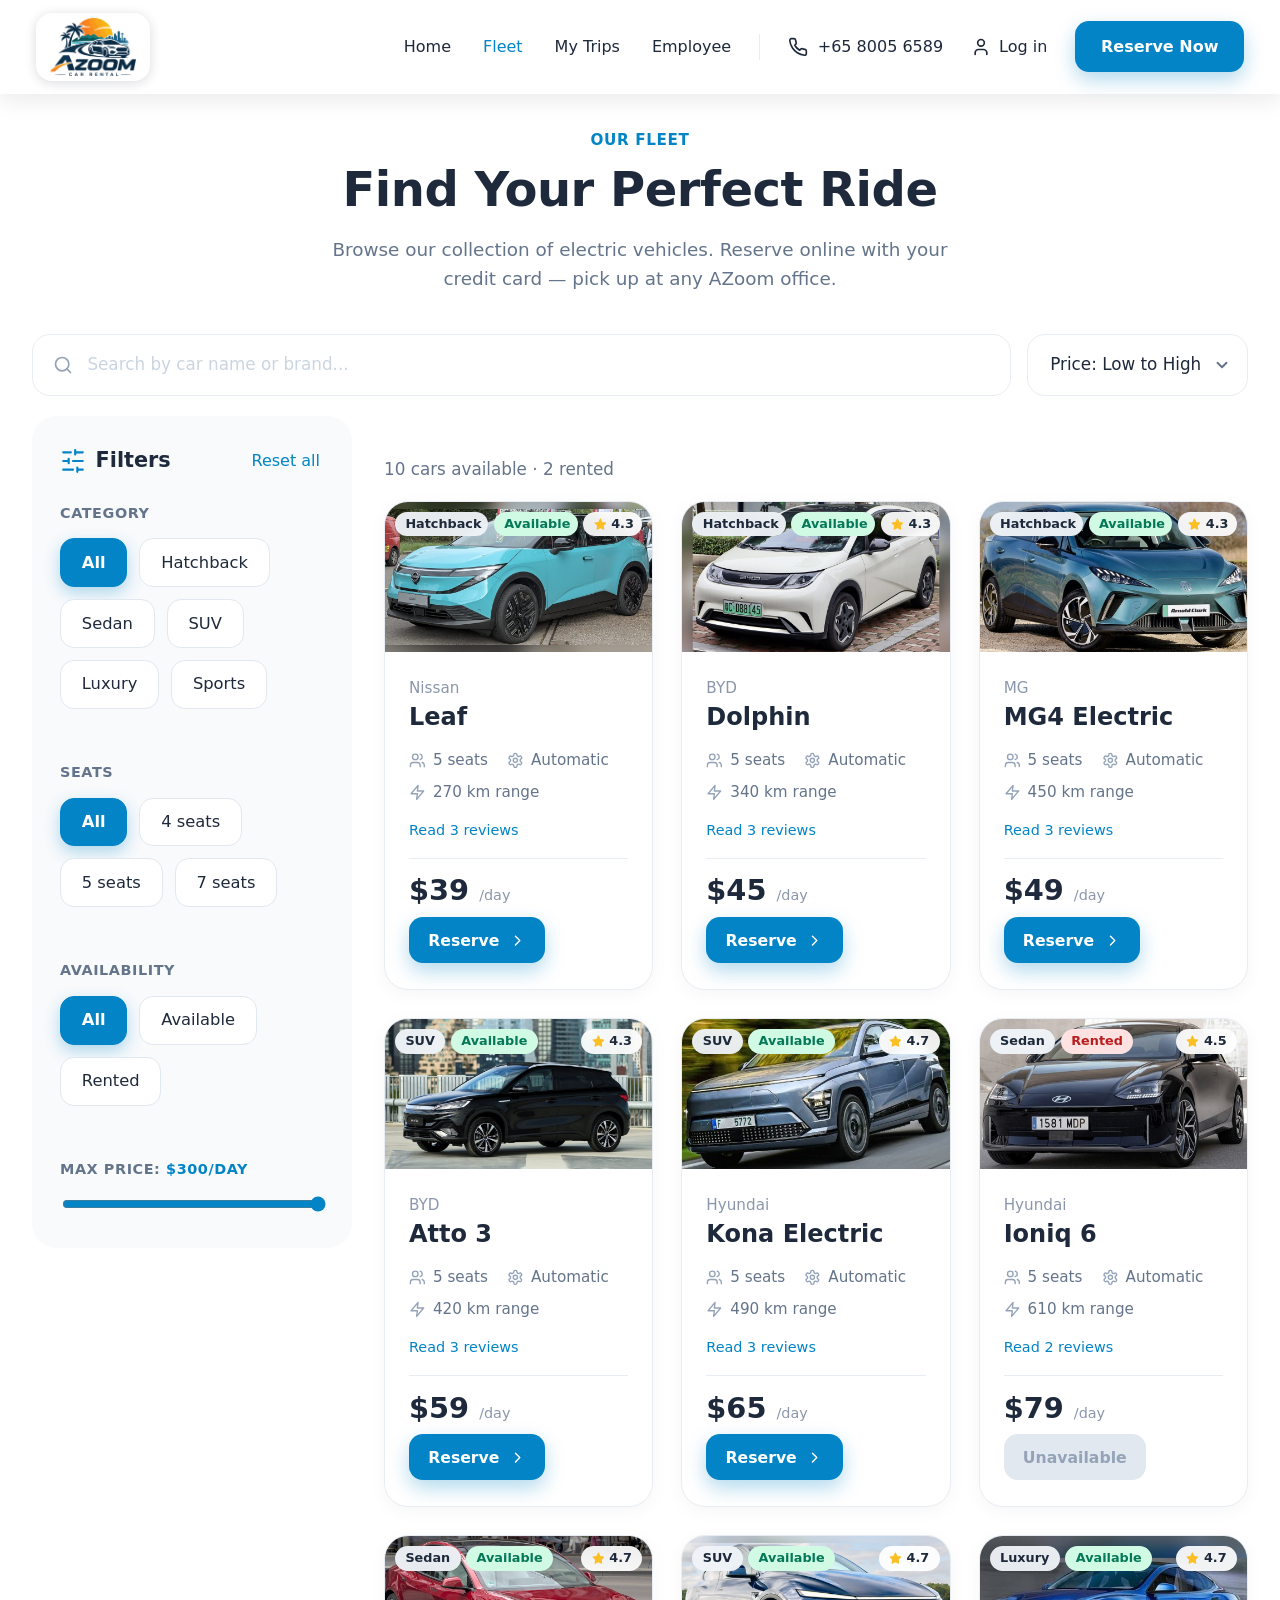
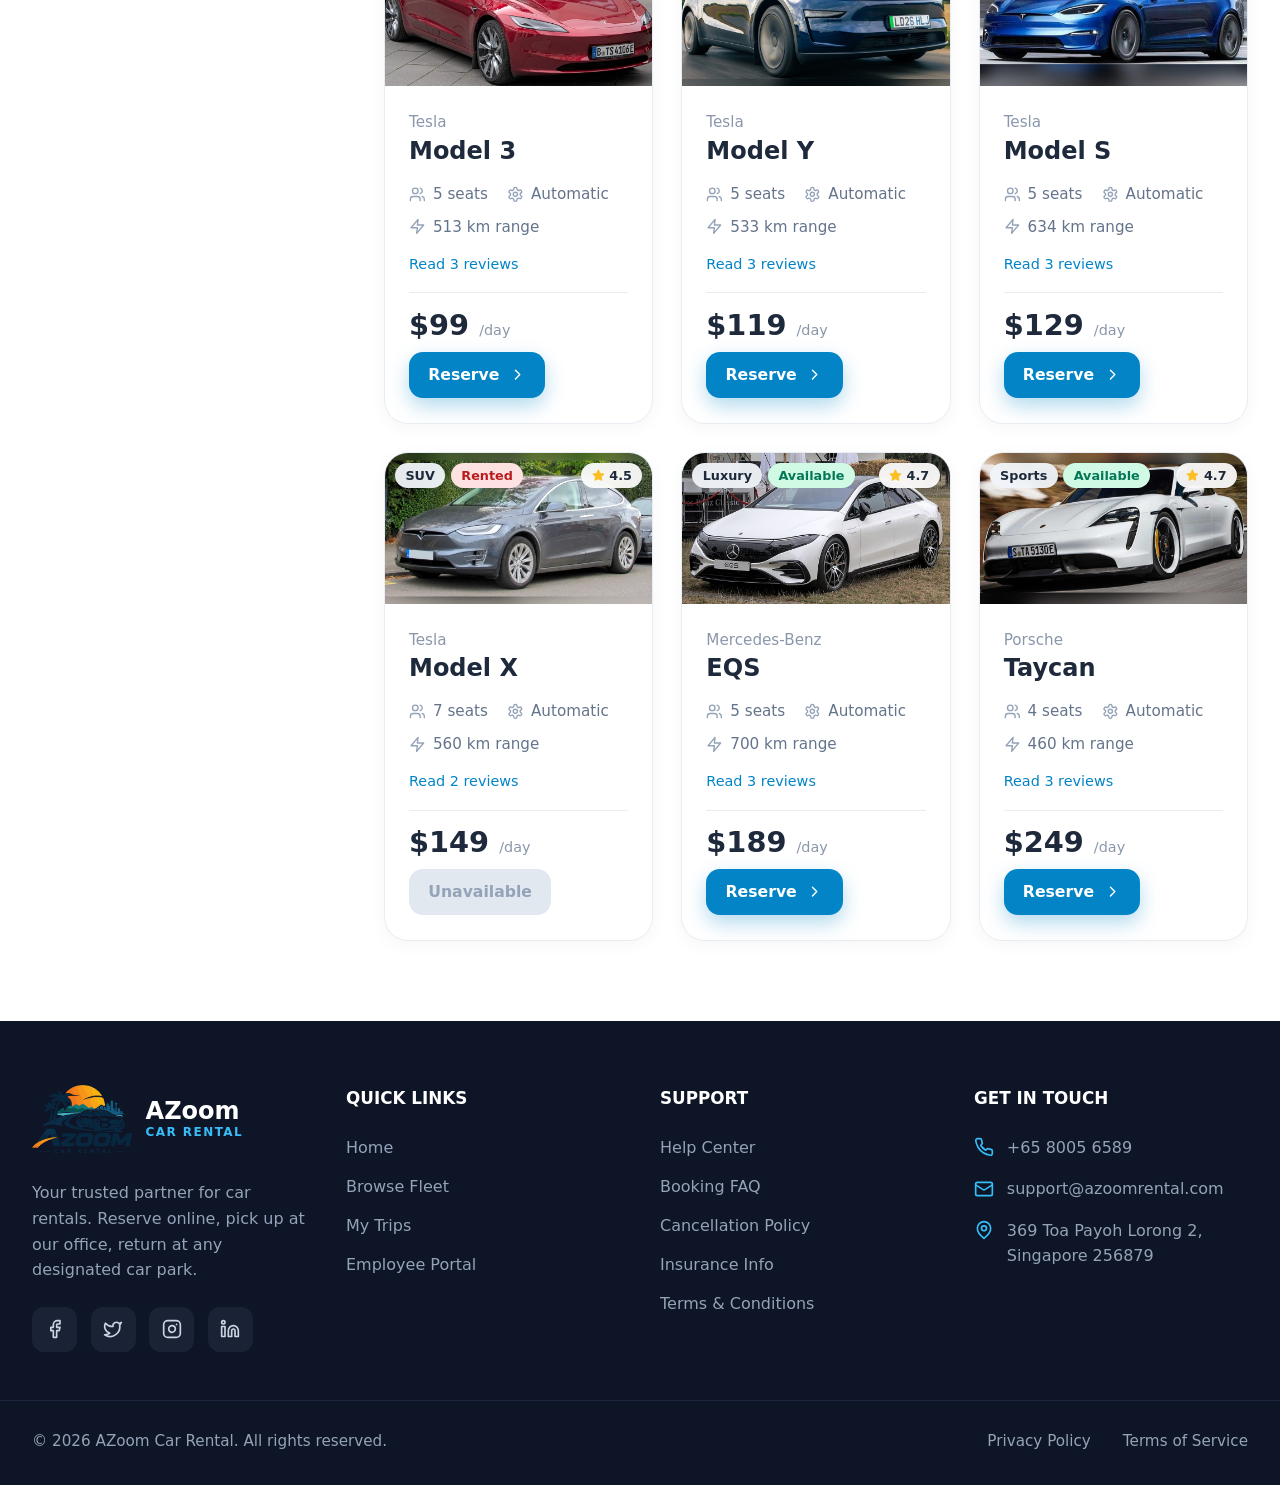
<file: fleet.html>
<!DOCTYPE html>
<html lang="en">
<head>
  <meta charset="UTF-8">
  <meta name="viewport" content="width=device-width, initial-scale=1">
  <title>Our Fleet | AZoom Car Rental</title>
  <meta name="description" content="Browse AZoom's electric cars. Filter by category, seats and price, then reserve online.">
  <link rel="stylesheet" href="style.css">
  <script src="script.js" defer></script>
</head>
<body>

  <!-- ICON SPRITE: only the icons this page uses -->
  <svg width="0" height="0" style="position:absolute" aria-hidden="true" focusable="false">
    <symbol id="i-car" viewBox="0 0 24 24"><path d="M19 17h2c.6 0 1-.4 1-1v-3c0-.9-.7-1.7-1.5-1.9C18.7 10.6 16 10 16 10s-1.3-1.4-2.2-2.3c-.5-.4-1.1-.7-1.8-.7H5c-.6 0-1.1.4-1.4.9l-1.4 2.9A3.7 3.7 0 0 0 2 12v4c0 .6.4 1 1 1h2"/><circle cx="7" cy="17" r="2"/><path d="M9 17h6"/><circle cx="17" cy="17" r="2"/></symbol>
    <symbol id="i-phone" viewBox="0 0 24 24"><path d="M22 16.92v3a2 2 0 0 1-2.18 2 19.79 19.79 0 0 1-8.63-3.07 19.5 19.5 0 0 1-6-6 19.79 19.79 0 0 1-3.07-8.67A2 2 0 0 1 4.11 2h3a2 2 0 0 1 2 1.72c.13.96.36 1.9.7 2.81a2 2 0 0 1-.45 2.11L8.09 9.91a16 16 0 0 0 6 6l1.27-1.27a2 2 0 0 1 2.11-.45c.91.34 1.85.57 2.81.7A2 2 0 0 1 22 16.92z"/></symbol>
    <symbol id="i-search" viewBox="0 0 24 24"><circle cx="11" cy="11" r="8"/><path d="m21 21-4.3-4.3"/></symbol>
    <symbol id="i-chevron-right" viewBox="0 0 24 24"><path d="m9 18 6-6-6-6"/></symbol>
    <symbol id="i-star" viewBox="0 0 24 24"><polygon points="12 2 15.09 8.26 22 9.27 17 14.14 18.18 21.02 12 17.77 5.82 21.02 7 14.14 2 9.27 8.91 8.26 12 2"/></symbol>
    <symbol id="i-pin" viewBox="0 0 24 24"><path d="M20 10c0 6-8 12-8 12s-8-6-8-12a8 8 0 0 1 16 0Z"/><circle cx="12" cy="10" r="3"/></symbol>
    <symbol id="i-mail" viewBox="0 0 24 24"><rect width="20" height="16" x="2" y="4" rx="2"/><path d="m22 7-8.97 5.7a1.94 1.94 0 0 1-2.06 0L2 7"/></symbol>
    <symbol id="i-users" viewBox="0 0 24 24"><path d="M16 21v-2a4 4 0 0 0-4-4H6a4 4 0 0 0-4 4v2"/><circle cx="9" cy="7" r="4"/><path d="M22 21v-2a4 4 0 0 0-3-3.87"/><path d="M16 3.13a4 4 0 0 1 0 7.75"/></symbol>
    <symbol id="i-gear" viewBox="0 0 24 24"><path d="M12.22 2h-.44a2 2 0 0 0-2 2v.18a2 2 0 0 1-1 1.73l-.43.25a2 2 0 0 1-2 0l-.15-.08a2 2 0 0 0-2.73.73l-.22.38a2 2 0 0 0 .73 2.73l.15.1a2 2 0 0 1 1 1.72v.51a2 2 0 0 1-1 1.74l-.15.09a2 2 0 0 0-.73 2.73l.22.38a2 2 0 0 0 2.73.73l.15-.08a2 2 0 0 1 2 0l.43.25a2 2 0 0 1 1 1.73V20a2 2 0 0 0 2 2h.44a2 2 0 0 0 2-2v-.18a2 2 0 0 1 1-1.73l.43-.25a2 2 0 0 1 2 0l.15.08a2 2 0 0 0 2.73-.73l.22-.39a2 2 0 0 0-.73-2.73l-.15-.08a2 2 0 0 1-1-1.74v-.5a2 2 0 0 1 1-1.74l.15-.09a2 2 0 0 0 .73-2.73l-.22-.38a2 2 0 0 0-2.73-.73l-.15.08a2 2 0 0 1-2 0l-.43-.25a2 2 0 0 1-1-1.73V4a2 2 0 0 0-2-2z"/><circle cx="12" cy="12" r="3"/></symbol>
    <symbol id="i-zap" viewBox="0 0 24 24"><polygon points="13 2 3 14 12 14 11 22 21 10 12 10 13 2"/></symbol>
    <symbol id="i-sliders" viewBox="0 0 24 24"><path d="M21 4h-7M10 4H3M21 12h-9M8 12H3M21 20h-5M12 20H3M14 2v4M8 10v4M16 18v4"/></symbol>
    <symbol id="i-facebook" viewBox="0 0 24 24"><path d="M18 2h-3a5 5 0 0 0-5 5v3H7v4h3v8h4v-8h3l1-4h-4V7a1 1 0 0 1 1-1h3z"/></symbol>
    <symbol id="i-twitter" viewBox="0 0 24 24"><path d="M22 4s-.7 2.1-2 3.4c1.6 10-9.4 17.3-18 11.6 2.2.1 4.4-.6 6-2C3 15.5.5 9.6 3 5c2.2 2.6 5.6 4.1 9 4-.9-4.2 4-6.6 7-3.8 1.1 0 3-1.2 3-1.2z"/></symbol>
    <symbol id="i-instagram" viewBox="0 0 24 24"><rect width="20" height="20" x="2" y="2" rx="5"/><path d="M16 11.37A4 4 0 1 1 12.63 8 4 4 0 0 1 16 11.37z"/><path d="M17.5 6.5h.01"/></symbol>
    <symbol id="i-linkedin" viewBox="0 0 24 24"><path d="M16 8a6 6 0 0 1 6 6v7h-4v-7a2 2 0 0 0-2-2 2 2 0 0 0-2 2v7h-4v-7a6 6 0 0 1 6-6z"/><rect width="4" height="12" x="2" y="9"/><circle cx="4" cy="4" r="2"/></symbol>
      <symbol id="i-user" viewBox="0 0 24 24"><path d="M19 21v-2a4 4 0 0 0-4-4H9a4 4 0 0 0-4 4v2"/><circle cx="12" cy="7" r="4"/></symbol>
      <symbol id="i-x" viewBox="0 0 24 24"><path d="M18 6 6 18M6 6l12 12"/></symbol>
  </svg>

  <!-- HEADER: class "solid" keeps it white from the top, because this page has no photo behind it -->
  <header class="site-header solid" id="site-header">
    <a class="logo logo-brand" href="index.html" aria-label="AZoom Car Rental home">
      <img src="images/logo.png" alt="" width="360" height="243">
    </a>

    <button type="button" class="menu-toggle" id="menu-toggle" aria-expanded="false" aria-controls="header-right" aria-label="Open menu">
      <span></span><span></span><span></span>
    </button>

    <div class="header-right" id="header-right">
      <nav aria-label="Main navigation">
        <ul class="nav-links">
          <li><a href="index.html">Home</a></li>
          <li><a href="fleet.html" aria-current="page">Fleet</a></li>
          <li><a href="my-trips.html">My Trips</a></li>
          <li><a href="employee.html">Employee</a></li>
        </ul>
      </nav>
      <a class="header-phone" href="tel:+6580056589">
        <svg class="icon"><use href="#i-phone"/></svg>
        <span>+65 8005 6589</span>
      </a>
      <a class="header-account" id="account-link" href="login.html">
        <svg class="icon"><use href="#i-user"/></svg>
        <span>Log in</span>
      </a>
      <a class="button button-primary" href="booking.html">Reserve Now</a>
    </div>
  </header>

  <main class="fleet-page">
    <div class="container">

      <header class="section-head">
        <p class="eyebrow">OUR FLEET</p>
        <h1>Find Your Perfect Ride</h1>
        <p>Browse our collection of electric vehicles. Reserve online with your credit card &mdash; pick up at any AZoom office.</p>
      </header>

      <!-- SEARCH + SORT -->
      <div class="toolbar">
        <div class="search-box">
          <svg class="icon"><use href="#i-search"/></svg>
          <label for="search" class="visually-hidden">Search cars</label>
          <input type="search" id="search" placeholder="Search by car name or brand..." autocomplete="off">
        </div>
        <div class="sort-box">
          <label for="sort" class="visually-hidden">Sort cars</label>
          <select id="sort">
            <option value="price-asc" selected>Price: Low to High</option>
            <option value="price-desc">Price: High to Low</option>
            <option value="rating">Top Rated</option>
            <option value="range">Longest Range</option>
          </select>
        </div>
      </div>

      <div class="fleet-layout">

        <!-- FILTERS SIDEBAR -->
        <aside class="filters" aria-label="Filters">
          <div class="filters-head">
            <h2><svg class="icon"><use href="#i-sliders"/></svg> Filters</h2>
            <button type="button" class="link-button" id="reset-filters">Reset all</button>
          </div>

          <fieldset class="filter-group">
            <legend>CATEGORY</legend>
            <div class="chips">
              <button type="button" class="chip is-active" data-group="category" data-value="All" aria-pressed="true">All</button>
              <button type="button" class="chip" data-group="category" data-value="Hatchback" aria-pressed="false">Hatchback</button>
              <button type="button" class="chip" data-group="category" data-value="Sedan" aria-pressed="false">Sedan</button>
              <button type="button" class="chip" data-group="category" data-value="SUV" aria-pressed="false">SUV</button>
              <button type="button" class="chip" data-group="category" data-value="Luxury" aria-pressed="false">Luxury</button>
              <button type="button" class="chip" data-group="category" data-value="Sports" aria-pressed="false">Sports</button>
            </div>
          </fieldset>

          <fieldset class="filter-group">
            <legend>SEATS</legend>
            <div class="chips">
              <button type="button" class="chip is-active" data-group="seats" data-value="All" aria-pressed="true">All</button>
              <button type="button" class="chip" data-group="seats" data-value="4" aria-pressed="false">4 seats</button>
              <button type="button" class="chip" data-group="seats" data-value="5" aria-pressed="false">5 seats</button>
              <button type="button" class="chip" data-group="seats" data-value="7" aria-pressed="false">7 seats</button>
            </div>
          </fieldset>

          <fieldset class="filter-group">
            <legend>AVAILABILITY</legend>
            <div class="chips">
              <button type="button" class="chip is-active" data-group="status" data-value="All" aria-pressed="true">All</button>
              <button type="button" class="chip" data-group="status" data-value="Available" aria-pressed="false">Available</button>
              <button type="button" class="chip" data-group="status" data-value="Rented" aria-pressed="false">Rented</button>
            </div>
          </fieldset>

          <div class="filter-group">
            <label for="price-range" class="price-label">MAX PRICE: <strong id="price-value">$300/DAY</strong></label>
            <input type="range" id="price-range" min="30" max="300" step="5" value="300">
          </div>
        </aside>

        <!-- RESULTS -->
        <section class="results" aria-label="Cars">
          <p class="result-count" id="result-count" aria-live="polite"></p>
          <div class="cars-grid" id="cars-grid">
            <!-- Cards are generated by fleet.js -->
          </div>
        </section>

      </div>
    </div>
  </main>

  <!-- A CAR'S REVIEWS -->
  <dialog id="car-reviews-dialog" aria-labelledby="car-reviews-title">
    <div class="dialog-head">
      <h2 id="car-reviews-title">Reviews</h2>
      <button type="button" class="dialog-close" data-close aria-label="Close"><svg class="icon"><use href="#i-x"/></svg></button>
    </div>
    <p class="car-reviews-summary" id="car-reviews-summary"></p>
    <div class="car-reviews-list" id="car-reviews-list"></div>
  </dialog>

  <!-- FOOTER -->
  <footer class="site-footer">
    <div class="container footer-grid">

      <div class="footer-brand">
        <a class="logo" href="index.html" aria-label="AZoom Car Rental home">
          <img src="images/logo.png" alt="AZoom Car Rental" width="100" height="150">
          <span class="logo-text">
            <span class="logo-name">AZoom</span>
            <span class="logo-sub">CAR RENTAL</span>
          </span>
        </a>
        <p>Your trusted partner for car rentals. Reserve online, pick up at our office, return at any designated car park.</p>
        <ul class="social">
          <li><a href="#" aria-label="Facebook"><svg class="icon"><use href="#i-facebook"/></svg></a></li>
          <li><a href="#" aria-label="Twitter"><svg class="icon"><use href="#i-twitter"/></svg></a></li>
          <li><a href="#" aria-label="Instagram"><svg class="icon"><use href="#i-instagram"/></svg></a></li>
          <li><a href="#" aria-label="LinkedIn"><svg class="icon"><use href="#i-linkedin"/></svg></a></li>
        </ul>
      </div>

      <nav aria-labelledby="quick-links-title">
        <h2 id="quick-links-title">QUICK LINKS</h2>
        <ul>
          <li><a href="index.html">Home</a></li>
          <li><a href="fleet.html">Browse Fleet</a></li>
          <li><a href="my-trips.html">My Trips</a></li>
          <li><a href="employee.html">Employee Portal</a></li>
        </ul>
      </nav>

      <nav aria-labelledby="support-title">
        <h2 id="support-title">SUPPORT</h2>
        <ul>
          <li><a href="#">Help Center</a></li>
          <li><a href="#">Booking FAQ</a></li>
          <li><a href="#">Cancellation Policy</a></li>
          <li><a href="#">Insurance Info</a></li>
          <li><a href="#">Terms &amp; Conditions</a></li>
        </ul>
      </nav>

      <div>
        <h2>GET IN TOUCH</h2>
        <address>
          <p><svg class="icon"><use href="#i-phone"/></svg> <a href="tel:+6580056589">+65 8005 6589</a></p>
          <p><svg class="icon"><use href="#i-mail"/></svg> <a href="mailto:support@azoomrental.com">support@azoomrental.com</a></p>
          <p><svg class="icon"><use href="#i-pin"/></svg> <span>369 Toa Payoh Lorong 2, Singapore 256879</span></p>
        </address>
      </div>
    </div>

    <div class="container footer-bottom">
      <p>&copy; 2026 AZoom Car Rental. All rights reserved.</p>
      <ul>
        <li><a href="#">Privacy Policy</a></li>
        <li><a href="#">Terms of Service</a></li>
      </ul>
    </div>
  </footer>

</body>
</html>
</file>
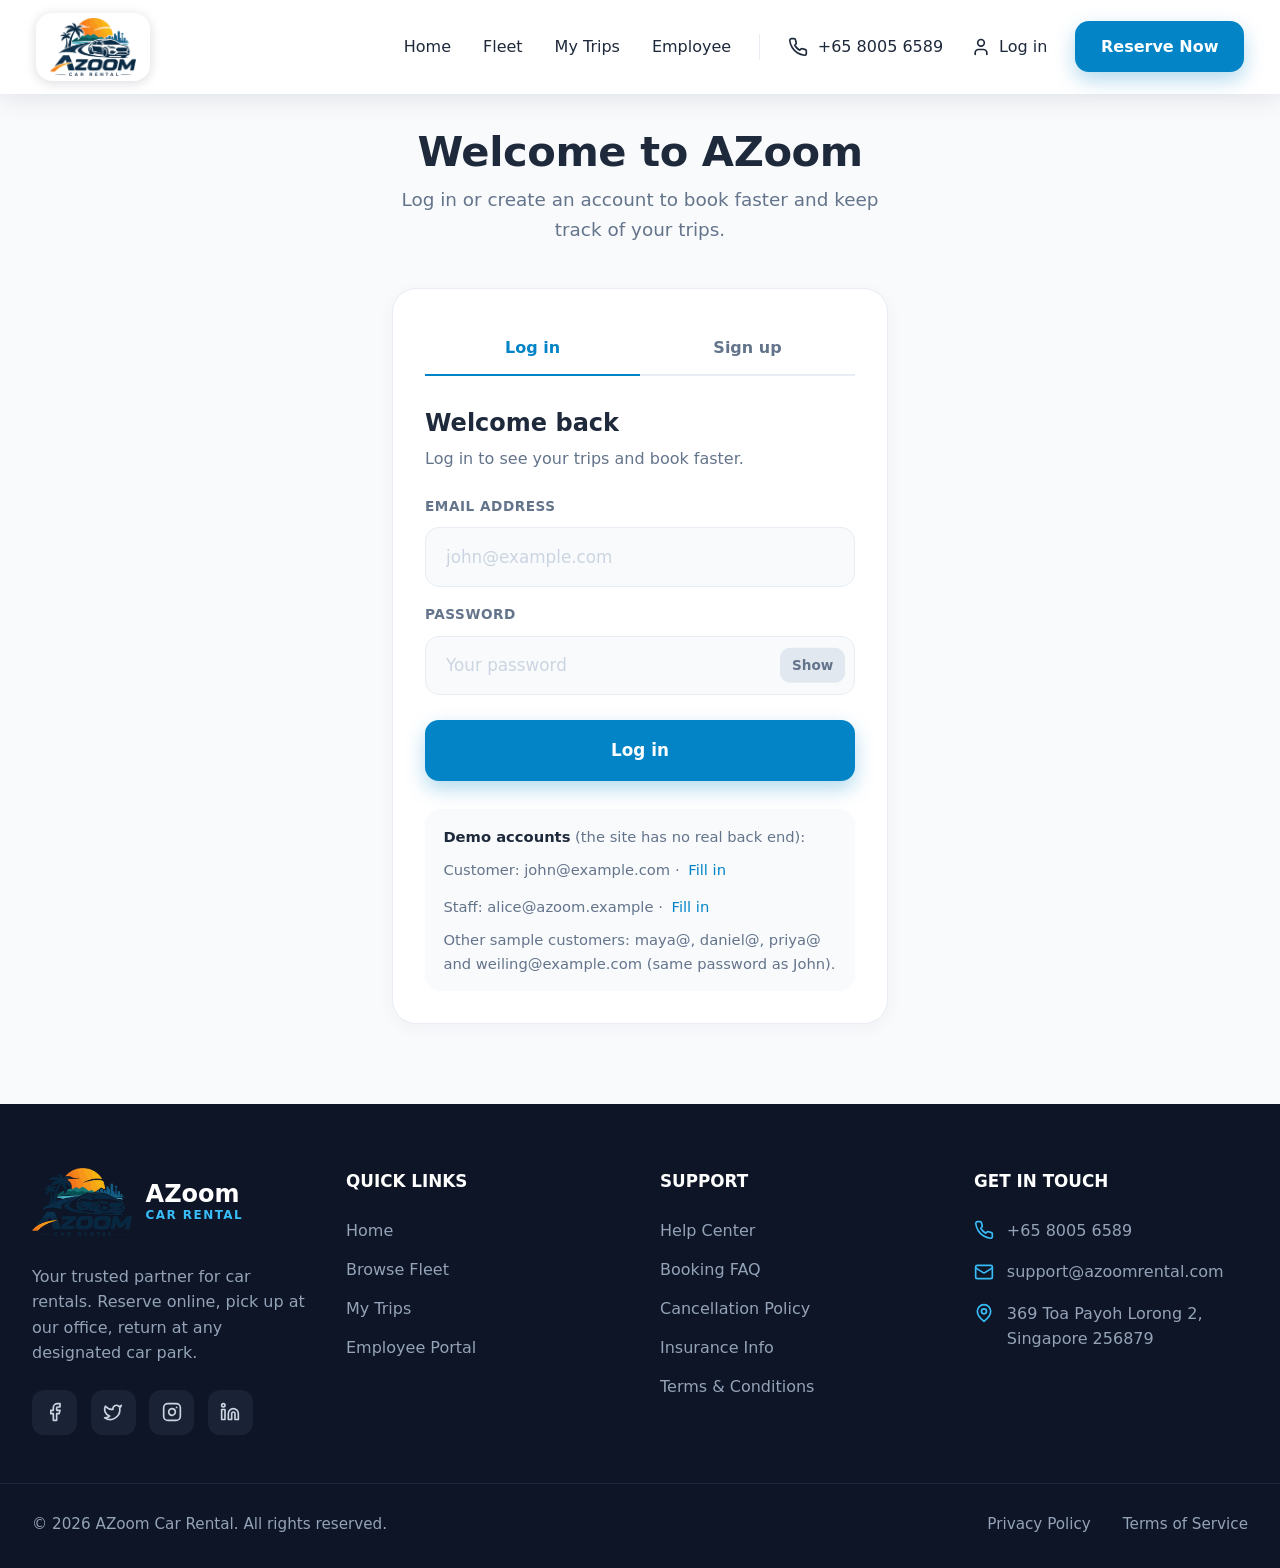
<file: login.html>
<!DOCTYPE html>
<html lang="en">
<head>
  <meta charset="UTF-8">
  <meta name="viewport" content="width=device-width, initial-scale=1">
  <title>Log in | AZoom Car Rental</title>
  <meta name="description" content="Log in or create an AZoom account to book faster and keep track of your trips.">
  <link rel="stylesheet" href="style.css">
  <script src="script.js" defer></script>
</head>
<body class="trips-body">

  <!-- ICON SPRITE: only the icons this page uses -->
  <svg width="0" height="0" style="position:absolute" aria-hidden="true" focusable="false">
    <symbol id="i-car" viewBox="0 0 24 24"><path d="M19 17h2c.6 0 1-.4 1-1v-3c0-.9-.7-1.7-1.5-1.9C18.7 10.6 16 10 16 10s-1.3-1.4-2.2-2.3c-.5-.4-1.1-.7-1.8-.7H5c-.6 0-1.1.4-1.4.9l-1.4 2.9A3.7 3.7 0 0 0 2 12v4c0 .6.4 1 1 1h2"/><circle cx="7" cy="17" r="2"/><path d="M9 17h6"/><circle cx="17" cy="17" r="2"/></symbol>
    <symbol id="i-phone" viewBox="0 0 24 24"><path d="M22 16.92v3a2 2 0 0 1-2.18 2 19.79 19.79 0 0 1-8.63-3.07 19.5 19.5 0 0 1-6-6 19.79 19.79 0 0 1-3.07-8.67A2 2 0 0 1 4.11 2h3a2 2 0 0 1 2 1.72c.13.96.36 1.9.7 2.81a2 2 0 0 1-.45 2.11L8.09 9.91a16 16 0 0 0 6 6l1.27-1.27a2 2 0 0 1 2.11-.45c.91.34 1.85.57 2.81.7A2 2 0 0 1 22 16.92z"/></symbol>
    <symbol id="i-search" viewBox="0 0 24 24"><circle cx="11" cy="11" r="8"/><path d="m21 21-4.3-4.3"/></symbol>
    <symbol id="i-chevron-right" viewBox="0 0 24 24"><path d="m9 18 6-6-6-6"/></symbol>
    <symbol id="i-star" viewBox="0 0 24 24"><polygon points="12 2 15.09 8.26 22 9.27 17 14.14 18.18 21.02 12 17.77 5.82 21.02 7 14.14 2 9.27 8.91 8.26 12 2"/></symbol>
    <symbol id="i-pin" viewBox="0 0 24 24"><path d="M20 10c0 6-8 12-8 12s-8-6-8-12a8 8 0 0 1 16 0Z"/><circle cx="12" cy="10" r="3"/></symbol>
    <symbol id="i-mail" viewBox="0 0 24 24"><rect width="20" height="16" x="2" y="4" rx="2"/><path d="m22 7-8.97 5.7a1.94 1.94 0 0 1-2.06 0L2 7"/></symbol>
    <symbol id="i-users" viewBox="0 0 24 24"><path d="M16 21v-2a4 4 0 0 0-4-4H6a4 4 0 0 0-4 4v2"/><circle cx="9" cy="7" r="4"/><path d="M22 21v-2a4 4 0 0 0-3-3.87"/><path d="M16 3.13a4 4 0 0 1 0 7.75"/></symbol>
    <symbol id="i-gear" viewBox="0 0 24 24"><path d="M12.22 2h-.44a2 2 0 0 0-2 2v.18a2 2 0 0 1-1 1.73l-.43.25a2 2 0 0 1-2 0l-.15-.08a2 2 0 0 0-2.73.73l-.22.38a2 2 0 0 0 .73 2.73l.15.1a2 2 0 0 1 1 1.72v.51a2 2 0 0 1-1 1.74l-.15.09a2 2 0 0 0-.73 2.73l.22.38a2 2 0 0 0 2.73.73l.15-.08a2 2 0 0 1 2 0l.43.25a2 2 0 0 1 1 1.73V20a2 2 0 0 0 2 2h.44a2 2 0 0 0 2-2v-.18a2 2 0 0 1 1-1.73l.43-.25a2 2 0 0 1 2 0l.15.08a2 2 0 0 0 2.73-.73l.22-.39a2 2 0 0 0-.73-2.73l-.15-.08a2 2 0 0 1-1-1.74v-.5a2 2 0 0 1 1-1.74l.15-.09a2 2 0 0 0 .73-2.73l-.22-.38a2 2 0 0 0-2.73-.73l-.15.08a2 2 0 0 1-2 0l-.43-.25a2 2 0 0 1-1-1.73V4a2 2 0 0 0-2-2z"/><circle cx="12" cy="12" r="3"/></symbol>
    <symbol id="i-zap" viewBox="0 0 24 24"><polygon points="13 2 3 14 12 14 11 22 21 10 12 10 13 2"/></symbol>
    <symbol id="i-sliders" viewBox="0 0 24 24"><path d="M21 4h-7M10 4H3M21 12h-9M8 12H3M21 20h-5M12 20H3M14 2v4M8 10v4M16 18v4"/></symbol>
    <symbol id="i-facebook" viewBox="0 0 24 24"><path d="M18 2h-3a5 5 0 0 0-5 5v3H7v4h3v8h4v-8h3l1-4h-4V7a1 1 0 0 1 1-1h3z"/></symbol>
    <symbol id="i-twitter" viewBox="0 0 24 24"><path d="M22 4s-.7 2.1-2 3.4c1.6 10-9.4 17.3-18 11.6 2.2.1 4.4-.6 6-2C3 15.5.5 9.6 3 5c2.2 2.6 5.6 4.1 9 4-.9-4.2 4-6.6 7-3.8 1.1 0 3-1.2 3-1.2z"/></symbol>
    <symbol id="i-instagram" viewBox="0 0 24 24"><rect width="20" height="20" x="2" y="2" rx="5"/><path d="M16 11.37A4 4 0 1 1 12.63 8 4 4 0 0 1 16 11.37z"/><path d="M17.5 6.5h.01"/></symbol>
    <symbol id="i-linkedin" viewBox="0 0 24 24"><path d="M16 8a6 6 0 0 1 6 6v7h-4v-7a2 2 0 0 0-2-2 2 2 0 0 0-2 2v7h-4v-7a6 6 0 0 1 6-6z"/><rect width="4" height="12" x="2" y="9"/><circle cx="4" cy="4" r="2"/></symbol>
      <symbol id="i-calendar" viewBox="0 0 24 24"><rect width="18" height="18" x="3" y="4" rx="2"/><path d="M16 2v4M8 2v4M3 10h18"/></symbol>
    <symbol id="i-check" viewBox="0 0 24 24"><path d="M20 6 9 17l-5-5"/></symbol>
    <symbol id="i-card" viewBox="0 0 24 24"><rect width="20" height="14" x="2" y="5" rx="2"/><path d="M2 10h20"/></symbol>
    <symbol id="i-lock" viewBox="0 0 24 24"><rect width="18" height="11" x="3" y="11" rx="2"/><path d="M7 11V7a5 5 0 0 1 10 0v4"/></symbol>
      <symbol id="i-user" viewBox="0 0 24 24"><path d="M19 21v-2a4 4 0 0 0-4-4H9a4 4 0 0 0-4 4v2"/><circle cx="12" cy="7" r="4"/></symbol>
  </svg>

  <!-- HEADER: class "solid" keeps it white from the top, because this page has no photo behind it -->
  <header class="site-header solid" id="site-header">
    <a class="logo logo-brand" href="index.html" aria-label="AZoom Car Rental home">
      <img src="images/logo.png" alt="" width="360" height="243">
    </a>

    <button type="button" class="menu-toggle" id="menu-toggle" aria-expanded="false" aria-controls="header-right" aria-label="Open menu">
      <span></span><span></span><span></span>
    </button>

    <div class="header-right" id="header-right">
      <nav aria-label="Main navigation">
        <ul class="nav-links">
          <li><a href="index.html">Home</a></li>
          <li><a href="fleet.html">Fleet</a></li>
          <li><a href="my-trips.html">My Trips</a></li>
          <li><a href="employee.html">Employee</a></li>
        </ul>
      </nav>
      <a class="header-phone" href="tel:+6580056589">
        <svg class="icon"><use href="#i-phone"/></svg>
        <span>+65 8005 6589</span>
      </a>
      <a class="header-account" id="account-link" href="login.html">
        <svg class="icon"><use href="#i-user"/></svg>
        <span>Log in</span>
      </a>
      <a class="button button-primary" href="booking.html">Reserve Now</a>
    </div>
  </header>

  <main class="login-page">
    <div class="container login-container">

      <header class="page-head">
        <h1 id="login-title">Welcome to AZoom</h1>
        <p id="login-sub">Log in or create an account to book faster and keep track of your trips.</p>
      </header>

      <!-- Messages (success, error, information) -->
      <p class="auth-message" id="message-box" role="status" aria-live="polite" hidden></p>

      <!-- VIEW 1: log in or sign up -->
      <section class="auth-card" id="auth-section" aria-label="Log in or sign up">
        <div class="auth-tabs" role="tablist">
          <button type="button" role="tab" id="tab-login" aria-selected="true" aria-controls="login-form">Log in</button>
          <button type="button" role="tab" id="tab-signup" aria-selected="false" aria-controls="signup-form">Sign up</button>
        </div>

        <form class="auth-form" id="login-form" novalidate>
          <h2>Welcome back</h2>
          <p class="form-intro">Log in to see your trips and book faster.</p>

          <div class="field">
            <label for="login-email">EMAIL ADDRESS</label>
            <input type="email" id="login-email" autocomplete="email" placeholder="john@example.com">
          </div>
          <div class="field">
            <label for="login-password">PASSWORD</label>
            <div class="password-wrap">
              <input type="password" id="login-password" autocomplete="current-password" placeholder="Your password">
              <button type="button" class="toggle-password" data-target="login-password" aria-pressed="false">Show</button>
            </div>
          </div>
          <button type="submit" class="button button-primary button-wide">Log in</button>

          <div class="demo-accounts">
            <p><strong>Demo accounts</strong> (the site has no real back end):</p>
            <p>Customer: john@example.com &middot; <button type="button" class="link-button" data-demo="john@example.com">Fill in</button></p>
            <p>Staff: alice@azoom.example &middot; <button type="button" class="link-button" data-demo="alice@azoom.example">Fill in</button></p>
            <p>Other sample customers: maya@, daniel@, priya@ and weiling@example.com (same password as John).</p>
          </div>
        </form>

        <form class="auth-form" id="signup-form" novalidate hidden>
          <h2>Create your account</h2>
          <p class="form-intro">It takes a minute, and your details are filled in when you book.</p>

          <div class="field">
            <label for="signup-name">FULL NAME</label>
            <input type="text" id="signup-name" autocomplete="name" placeholder="John Tan" maxlength="60">
          </div>
          <div class="field">
            <label for="signup-email">EMAIL ADDRESS</label>
            <input type="email" id="signup-email" autocomplete="email" placeholder="john@example.com">
          </div>
          <div class="field">
            <label for="signup-password">PASSWORD</label>
            <div class="password-wrap">
              <input type="password" id="signup-password" autocomplete="new-password" placeholder="Choose a password">
              <button type="button" class="toggle-password" data-target="signup-password" aria-pressed="false">Show</button>
            </div>
            <div class="strength" aria-hidden="true"><span id="strength-bar"></span></div>
            <p class="strength-text" id="strength-text">At least 8 characters, with a letter and a number.</p>
          </div>
          <div class="field">
            <label for="signup-confirm">CONFIRM PASSWORD</label>
            <input type="password" id="signup-confirm" autocomplete="new-password" placeholder="Type it again">
          </div>
          <button type="submit" class="button button-primary button-wide">Create account</button>
        </form>
      </section>

      <!-- VIEW 2: the account (only when logged in) -->
      <section class="account-card" id="account-section" aria-label="Your account" hidden>
        <div class="account-head">
          <span class="icon-box"><svg class="icon"><use href="#i-user"/></svg></span>
          <div>
            <h2><span id="account-name"></span><span class="role-badge" id="account-role"></span></h2>
            <p id="account-email"></p>
          </div>
        </div>

        <div class="account-links" id="account-links"></div>

        <form class="auth-form" id="change-pass-form" novalidate>
          <h3>Change password</h3>
          <div class="field">
            <label for="old-password">CURRENT PASSWORD</label>
            <div class="password-wrap">
              <input type="password" id="old-password" autocomplete="current-password">
              <button type="button" class="toggle-password" data-target="old-password" aria-pressed="false">Show</button>
            </div>
          </div>
          <div class="field">
            <label for="new-password">NEW PASSWORD</label>
            <div class="password-wrap">
              <input type="password" id="new-password" autocomplete="new-password">
              <button type="button" class="toggle-password" data-target="new-password" aria-pressed="false">Show</button>
            </div>
          </div>
          <div class="field">
            <label for="confirm-password">CONFIRM NEW PASSWORD</label>
            <input type="password" id="confirm-password" autocomplete="new-password">
          </div>
          <button type="submit" class="button button-primary button-sm">Update password</button>
        </form>

        <div class="logout-row">
          <button type="button" class="button button-danger" data-logout>Log out</button>
        </div>
      </section>

    </div>
  </main>

  <!-- FOOTER -->
  <footer class="site-footer">
    <div class="container footer-grid">

      <div class="footer-brand">
        <a class="logo" href="index.html" aria-label="AZoom Car Rental home">
          <img src="images/logo.png" alt="AZoom Car Rental" width="100" height="150">
          <span class="logo-text">
            <span class="logo-name">AZoom</span>
            <span class="logo-sub">CAR RENTAL</span>
          </span>
        </a>
        <p>Your trusted partner for car rentals. Reserve online, pick up at our office, return at any designated car park.</p>
        <ul class="social">
          <li><a href="#" aria-label="Facebook"><svg class="icon"><use href="#i-facebook"/></svg></a></li>
          <li><a href="#" aria-label="Twitter"><svg class="icon"><use href="#i-twitter"/></svg></a></li>
          <li><a href="#" aria-label="Instagram"><svg class="icon"><use href="#i-instagram"/></svg></a></li>
          <li><a href="#" aria-label="LinkedIn"><svg class="icon"><use href="#i-linkedin"/></svg></a></li>
        </ul>
      </div>

      <nav aria-labelledby="quick-links-title">
        <h2 id="quick-links-title">QUICK LINKS</h2>
        <ul>
          <li><a href="index.html">Home</a></li>
          <li><a href="fleet.html">Browse Fleet</a></li>
          <li><a href="my-trips.html">My Trips</a></li>
          <li><a href="employee.html">Employee Portal</a></li>
        </ul>
      </nav>

      <nav aria-labelledby="support-title">
        <h2 id="support-title">SUPPORT</h2>
        <ul>
          <li><a href="#">Help Center</a></li>
          <li><a href="#">Booking FAQ</a></li>
          <li><a href="#">Cancellation Policy</a></li>
          <li><a href="#">Insurance Info</a></li>
          <li><a href="#">Terms &amp; Conditions</a></li>
        </ul>
      </nav>

      <div>
        <h2>GET IN TOUCH</h2>
        <address>
          <p><svg class="icon"><use href="#i-phone"/></svg> <a href="tel:+6580056589">+65 8005 6589</a></p>
          <p><svg class="icon"><use href="#i-mail"/></svg> <a href="mailto:support@azoomrental.com">support@azoomrental.com</a></p>
          <p><svg class="icon"><use href="#i-pin"/></svg> <span>369 Toa Payoh Lorong 2, Singapore 256879</span></p>
        </address>
      </div>
    </div>

    <div class="container footer-bottom">
      <p>&copy; 2026 AZoom Car Rental. All rights reserved.</p>
      <ul>
        <li><a href="#">Privacy Policy</a></li>
        <li><a href="#">Terms of Service</a></li>
      </ul>
    </div>
  </footer>

</body>
</html>
</file>
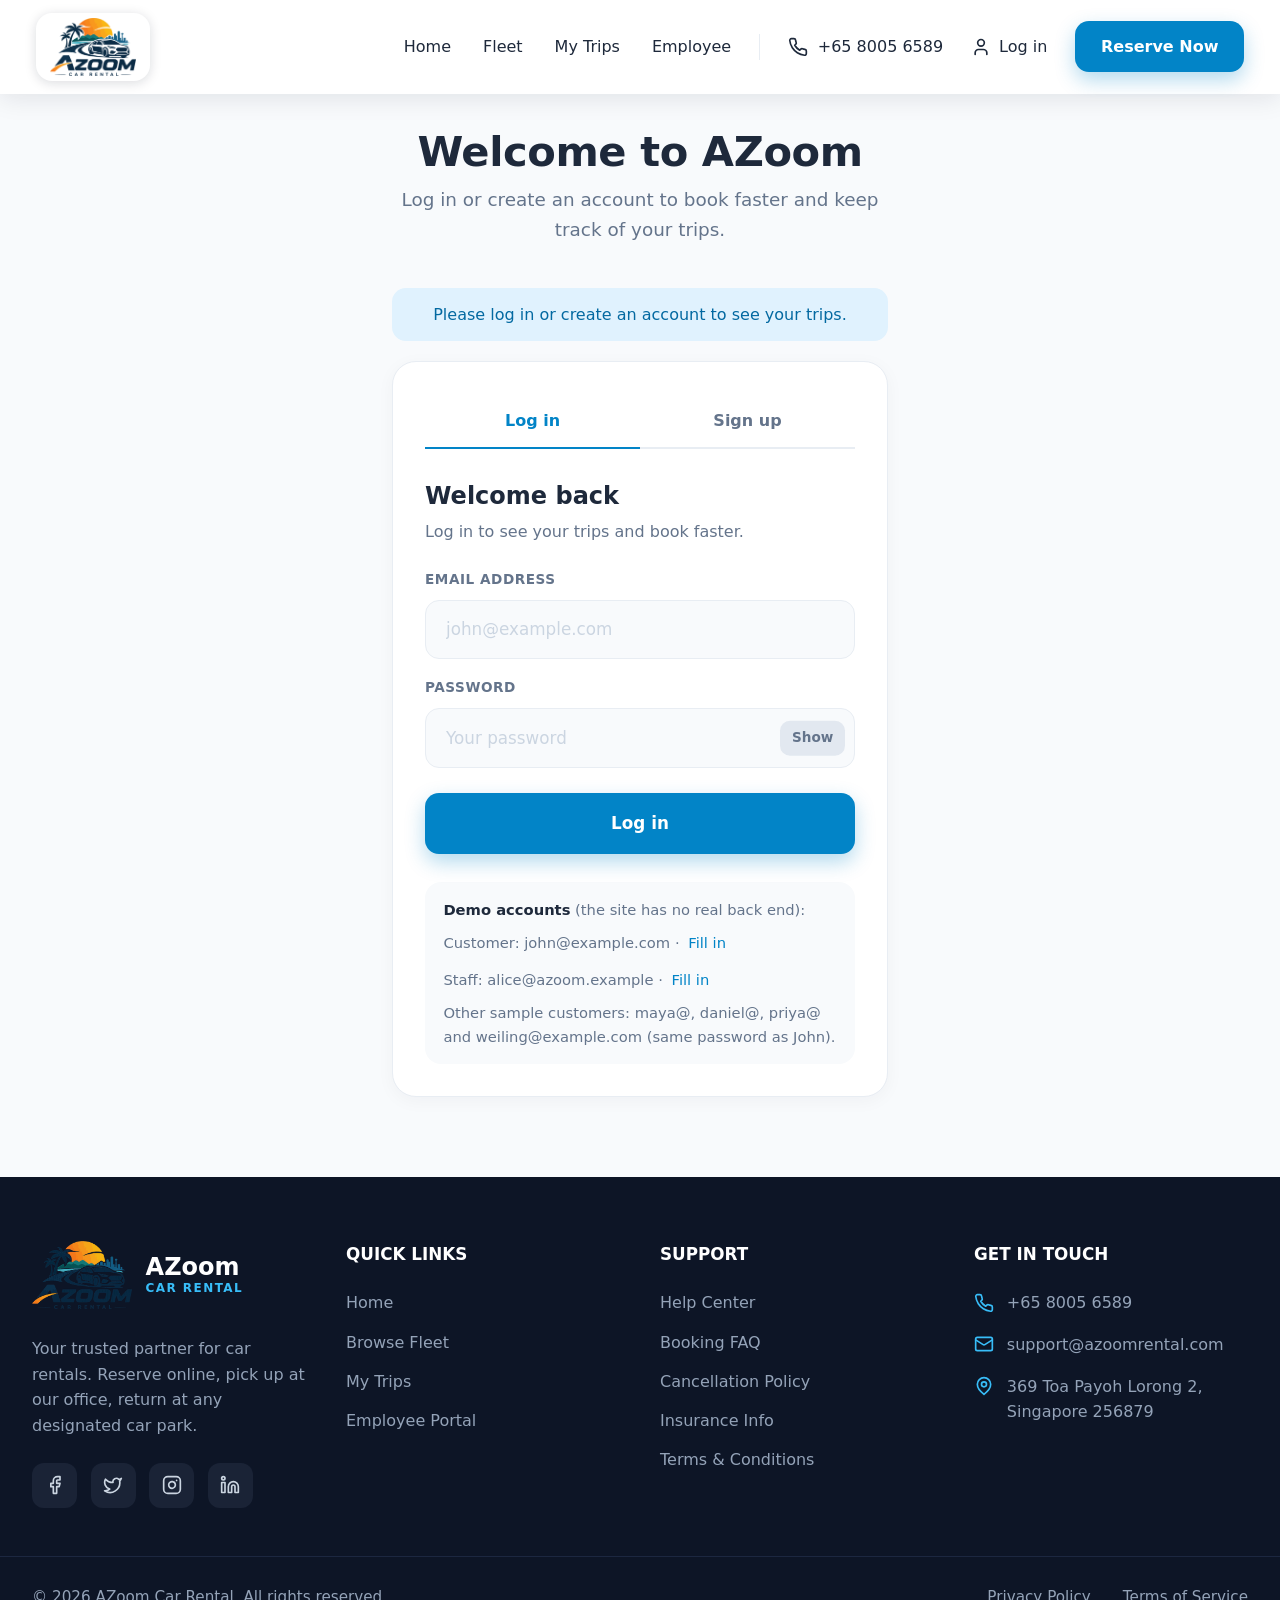
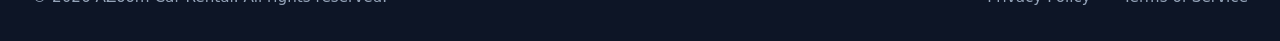
<file: my-trips.html>
<!DOCTYPE html>
<html lang="en">
<head>
  <meta charset="UTF-8">
  <meta name="viewport" content="width=device-width, initial-scale=1">
  <title>My Trips | AZoom Car Rental</title>
  <meta name="description" content="Look up your AZoom bookings, return your car and pay your final bill.">
  <link rel="stylesheet" href="style.css">
  <script src="script.js" defer></script>
</head>
<body class="trips-body">

  <!-- ICON SPRITE: only the icons this page uses -->
  <svg width="0" height="0" style="position:absolute" aria-hidden="true" focusable="false">
    <symbol id="i-car" viewBox="0 0 24 24"><path d="M19 17h2c.6 0 1-.4 1-1v-3c0-.9-.7-1.7-1.5-1.9C18.7 10.6 16 10 16 10s-1.3-1.4-2.2-2.3c-.5-.4-1.1-.7-1.8-.7H5c-.6 0-1.1.4-1.4.9l-1.4 2.9A3.7 3.7 0 0 0 2 12v4c0 .6.4 1 1 1h2"/><circle cx="7" cy="17" r="2"/><path d="M9 17h6"/><circle cx="17" cy="17" r="2"/></symbol>
    <symbol id="i-phone" viewBox="0 0 24 24"><path d="M22 16.92v3a2 2 0 0 1-2.18 2 19.79 19.79 0 0 1-8.63-3.07 19.5 19.5 0 0 1-6-6 19.79 19.79 0 0 1-3.07-8.67A2 2 0 0 1 4.11 2h3a2 2 0 0 1 2 1.72c.13.96.36 1.9.7 2.81a2 2 0 0 1-.45 2.11L8.09 9.91a16 16 0 0 0 6 6l1.27-1.27a2 2 0 0 1 2.11-.45c.91.34 1.85.57 2.81.7A2 2 0 0 1 22 16.92z"/></symbol>
    <symbol id="i-search" viewBox="0 0 24 24"><circle cx="11" cy="11" r="8"/><path d="m21 21-4.3-4.3"/></symbol>
    <symbol id="i-pin" viewBox="0 0 24 24"><path d="M20 10c0 6-8 12-8 12s-8-6-8-12a8 8 0 0 1 16 0Z"/><circle cx="12" cy="10" r="3"/></symbol>
    <symbol id="i-mail" viewBox="0 0 24 24"><rect width="20" height="16" x="2" y="4" rx="2"/><path d="m22 7-8.97 5.7a1.94 1.94 0 0 1-2.06 0L2 7"/></symbol>
    <symbol id="i-calendar" viewBox="0 0 24 24"><rect width="18" height="18" x="3" y="4" rx="2"/><path d="M16 2v4M8 2v4M3 10h18"/></symbol>
    <symbol id="i-check" viewBox="0 0 24 24"><path d="M20 6 9 17l-5-5"/></symbol>
    <symbol id="i-x" viewBox="0 0 24 24"><path d="M18 6 6 18M6 6l12 12"/></symbol>
    <symbol id="i-card" viewBox="0 0 24 24"><rect width="20" height="14" x="2" y="5" rx="2"/><path d="M2 10h20"/></symbol>
    <symbol id="i-facebook" viewBox="0 0 24 24"><path d="M18 2h-3a5 5 0 0 0-5 5v3H7v4h3v8h4v-8h3l1-4h-4V7a1 1 0 0 1 1-1h3z"/></symbol>
    <symbol id="i-twitter" viewBox="0 0 24 24"><path d="M22 4s-.7 2.1-2 3.4c1.6 10-9.4 17.3-18 11.6 2.2.1 4.4-.6 6-2C3 15.5.5 9.6 3 5c2.2 2.6 5.6 4.1 9 4-.9-4.2 4-6.6 7-3.8 1.1 0 3-1.2 3-1.2z"/></symbol>
    <symbol id="i-instagram" viewBox="0 0 24 24"><rect width="20" height="20" x="2" y="2" rx="5"/><path d="M16 11.37A4 4 0 1 1 12.63 8 4 4 0 0 1 16 11.37z"/><path d="M17.5 6.5h.01"/></symbol>
    <symbol id="i-linkedin" viewBox="0 0 24 24"><path d="M16 8a6 6 0 0 1 6 6v7h-4v-7a2 2 0 0 0-2-2 2 2 0 0 0-2 2v7h-4v-7a6 6 0 0 1 6-6z"/><rect width="4" height="12" x="2" y="9"/><circle cx="4" cy="4" r="2"/></symbol>
      <symbol id="i-user" viewBox="0 0 24 24"><path d="M19 21v-2a4 4 0 0 0-4-4H9a4 4 0 0 0-4 4v2"/><circle cx="12" cy="7" r="4"/></symbol>
  </svg>

  <!-- HEADER: class "solid" keeps it white from the top -->
  <header class="site-header solid" id="site-header">
    <a class="logo logo-brand" href="index.html" aria-label="AZoom Car Rental home">
      <img src="images/logo.png" alt="" width="360" height="243">
    </a>

    <button type="button" class="menu-toggle" id="menu-toggle" aria-expanded="false" aria-controls="header-right" aria-label="Open menu">
      <span></span><span></span><span></span>
    </button>

    <div class="header-right" id="header-right">
      <nav aria-label="Main navigation">
        <ul class="nav-links">
          <li><a href="index.html">Home</a></li>
          <li><a href="fleet.html">Fleet</a></li>
          <li><a href="my-trips.html" aria-current="page">My Trips</a></li>
          <li><a href="employee.html">Employee</a></li>
        </ul>
      </nav>
      <a class="header-phone" href="tel:+6580056589">
        <svg class="icon"><use href="#i-phone"/></svg>
        <span>+65 8005 6589</span>
      </a>
      <a class="header-account" id="account-link" href="login.html">
        <svg class="icon"><use href="#i-user"/></svg>
        <span>Log in</span>
      </a>
      <a class="button button-primary" href="booking.html">Reserve Now</a>
    </div>
  </header>

  <main class="trips-page">
    <div class="container trips-container">

      <header class="page-head">
        <h1>My Trips</h1>
        <p>Look up your bookings, return your car, and pay your final bill.</p>
      </header>

      <!-- LOOKUP FORM -->
      <form class="lookup-card" id="lookup-form" novalidate>
        <div class="field">
          <label for="booking-ref">BOOKING REFERENCE</label>
          <input type="text" id="booking-ref" name="ref" placeholder="e.g. A1B2C3D4" autocomplete="off" maxlength="12">
        </div>

        <div class="field">
          <label for="booking-email">OR EMAIL ADDRESS</label>
          <input type="email" id="booking-email" name="email" placeholder="john@example.com" autocomplete="email">
        </div>

        <button type="submit" class="button button-primary button-wide">
          <svg class="icon"><use href="#i-search"/></svg>
          Find My Bookings
        </button>

        <p class="form-message" id="lookup-message" role="alert"></p>
      </form>

      <p class="lookup-hint">
        Logged in as <strong id="trips-account"></strong>. You can only look up bookings made with your account.
        <button type="button" class="link-button" id="reset-demo">Reset demo data</button>
      </p>

      <!-- RESULTS (filled in by my-trips.js) -->
      <section id="results" class="results" aria-live="polite"></section>

    </div>
  </main>

  <!-- RETURN CAR DIALOG -->
  <dialog id="return-dialog" aria-labelledby="return-title">
    <form id="return-form" novalidate>
      <div class="dialog-head">
        <h2 id="return-title">Return your car</h2>
        <button type="button" class="dialog-close" data-close aria-label="Close"><svg class="icon"><use href="#i-x"/></svg></button>
      </div>

      <p class="dialog-text" id="return-car-name"></p>

      <div class="field">
        <label for="return-carpark">RETURN CAR PARK</label>
        <select id="return-carpark" name="carpark">
          <option value="" selected disabled>Select a car park</option>
          <option value="Toa Payoh Car Park">Toa Payoh Car Park</option>
          <option value="Woodlands Car Park">Woodlands Car Park</option>
          <option value="Changi Car Park">Changi Car Park</option>
          <option value="Orchard Road Car Park">Orchard Road Car Park</option>
          <option value="HarbourFront Car Park">HarbourFront Car Park</option>
          <option value="Jurong East Car Park">Jurong East Car Park</option>
        </select>
      </div>

      <label class="check-row" for="return-confirm">
        <input type="checkbox" id="return-confirm">
        <span>I have parked the car, locked it and taken my belongings.</span>
      </label>

      <p class="form-message" id="return-message" role="alert"></p>

      <div class="dialog-actions">
        <button type="button" class="button button-ghost" data-close>Cancel</button>
        <button type="submit" class="button button-primary">Confirm return</button>
      </div>
    </form>
  </dialog>

  <!-- PAY FINAL BILL DIALOG -->
  <dialog id="pay-dialog" aria-labelledby="pay-title">
    <div id="pay-view">
      <div class="dialog-head">
        <h2 id="pay-title">Pay final bill</h2>
        <button type="button" class="dialog-close" data-close aria-label="Close"><svg class="icon"><use href="#i-x"/></svg></button>
      </div>

      <p class="dialog-text" id="pay-car-name"></p>

      <dl class="bill" id="pay-bill"></dl>

      <form id="pay-form" novalidate>
        <div class="field">
          <label for="card-name">NAME ON CARD</label>
          <input type="text" id="card-name" autocomplete="cc-name" placeholder="John Tan">
        </div>

        <div class="field">
          <label for="card-number">CARD NUMBER</label>
          <input type="text" id="card-number" inputmode="numeric" autocomplete="cc-number" placeholder="1234 5678 9012 3456" maxlength="19">
        </div>

        <div class="field-row">
          <div class="field">
            <label for="card-expiry">EXPIRY (MM/YY)</label>
            <input type="text" id="card-expiry" inputmode="numeric" autocomplete="cc-exp" placeholder="08/29" maxlength="5">
          </div>
          <div class="field">
            <label for="card-cvv">CVV</label>
            <input type="password" id="card-cvv" inputmode="numeric" autocomplete="cc-csc" placeholder="123" maxlength="4">
          </div>
        </div>

        <p class="form-message" id="pay-message" role="alert"></p>

        <div class="dialog-actions">
          <button type="button" class="button button-ghost" data-close>Cancel</button>
          <button type="submit" class="button button-primary" id="pay-submit">Pay now</button>
        </div>

        <p class="dialog-note">Demo only: no real payment is made and card details are never stored.</p>
      </form>
    </div>

    <div id="pay-success" class="pay-success" hidden>
      <span class="success-icon"><svg class="icon"><use href="#i-check"/></svg></span>
      <h2>Payment successful</h2>
      <p id="pay-success-text"></p>
      <button type="button" class="button button-primary" data-close>Done</button>
    </div>
  </dialog>

  <!-- REVIEW DIALOG (completed trips only) -->
  <dialog id="review-dialog" aria-labelledby="review-title">
    <form id="review-form" novalidate>
      <div class="dialog-head">
        <h2 id="review-title">Review your trip</h2>
        <button type="button" class="dialog-close" data-close aria-label="Close"><svg class="icon"><use href="#i-x"/></svg></button>
      </div>

      <p class="dialog-text" id="review-car"></p>

      <fieldset class="star-input">
        <legend>YOUR RATING</legend>
        <div class="star-row">
          <input type="radio" class="visually-hidden" name="rating" id="star-1" value="1"><label for="star-1" title="1 star">&#9733;<span class="visually-hidden"> 1 star</span></label>
          <input type="radio" class="visually-hidden" name="rating" id="star-2" value="2"><label for="star-2" title="2 stars">&#9733;<span class="visually-hidden"> 2 stars</span></label>
          <input type="radio" class="visually-hidden" name="rating" id="star-3" value="3"><label for="star-3" title="3 stars">&#9733;<span class="visually-hidden"> 3 stars</span></label>
          <input type="radio" class="visually-hidden" name="rating" id="star-4" value="4"><label for="star-4" title="4 stars">&#9733;<span class="visually-hidden"> 4 stars</span></label>
          <input type="radio" class="visually-hidden" name="rating" id="star-5" value="5"><label for="star-5" title="5 stars">&#9733;<span class="visually-hidden"> 5 stars</span></label>
        </div>
      </fieldset>

      <div class="field">
        <label for="review-comment">YOUR REVIEW (OPTIONAL)</label>
        <textarea id="review-comment" rows="4" maxlength="400" placeholder="How was the car, the pick-up and the return?"></textarea>
        <p class="char-count" id="review-count">0 / 400</p>
      </div>

      <p class="form-message" id="review-message" role="alert"></p>

      <div class="dialog-actions">
        <button type="button" class="link-button link-danger" id="review-delete" hidden>Delete review</button>
        <button type="button" class="button button-ghost" data-close>Cancel</button>
        <button type="submit" class="button button-primary">Save review</button>
      </div>
    </form>
  </dialog>

  <!-- FOOTER -->
  <footer class="site-footer">
    <div class="container footer-grid">

      <div class="footer-brand">
        <a class="logo" href="index.html" aria-label="AZoom Car Rental home">
          <img src="images/logo.png" alt="AZoom Car Rental" width="100" height="150">
          <span class="logo-text">
            <span class="logo-name">AZoom</span>
            <span class="logo-sub">CAR RENTAL</span>
          </span>
        </a>
        <p>Your trusted partner for car rentals. Reserve online, pick up at our office, return at any designated car park.</p>
        <ul class="social">
          <li><a href="#" aria-label="Facebook"><svg class="icon"><use href="#i-facebook"/></svg></a></li>
          <li><a href="#" aria-label="Twitter"><svg class="icon"><use href="#i-twitter"/></svg></a></li>
          <li><a href="#" aria-label="Instagram"><svg class="icon"><use href="#i-instagram"/></svg></a></li>
          <li><a href="#" aria-label="LinkedIn"><svg class="icon"><use href="#i-linkedin"/></svg></a></li>
        </ul>
      </div>

      <nav aria-labelledby="quick-links-title">
        <h2 id="quick-links-title">QUICK LINKS</h2>
        <ul>
          <li><a href="index.html">Home</a></li>
          <li><a href="fleet.html">Browse Fleet</a></li>
          <li><a href="my-trips.html">My Trips</a></li>
          <li><a href="employee.html">Employee Portal</a></li>
        </ul>
      </nav>

      <nav aria-labelledby="support-title">
        <h2 id="support-title">SUPPORT</h2>
        <ul>
          <li><a href="#">Help Center</a></li>
          <li><a href="#">Booking FAQ</a></li>
          <li><a href="#">Cancellation Policy</a></li>
          <li><a href="#">Insurance Info</a></li>
          <li><a href="#">Terms &amp; Conditions</a></li>
        </ul>
      </nav>

      <div>
        <h2>GET IN TOUCH</h2>
        <address>
          <p><svg class="icon"><use href="#i-phone"/></svg> <a href="tel:+6580056589">+65 8005 6589</a></p>
          <p><svg class="icon"><use href="#i-mail"/></svg> <a href="mailto:support@azoomrental.com">support@azoomrental.com</a></p>
          <p><svg class="icon"><use href="#i-pin"/></svg> <span>369 Toa Payoh Lorong 2, Singapore 256879</span></p>
        </address>
      </div>
    </div>

    <div class="container footer-bottom">
      <p>&copy; 2026 AZoom Car Rental. All rights reserved.</p>
      <ul>
        <li><a href="#">Privacy Policy</a></li>
        <li><a href="#">Terms of Service</a></li>
      </ul>
    </div>
  </footer>

</body>
</html>
</file>
<file: style.css>
/* ===== AZoom Car Rental: shared styles ===== */

:root {
  --primary: #0284c7;
  --primary-dark: #0369a1;
  --primary-light: #7dd3fc;
  --primary-tint: #e0f2fe;
  --ink: #1e293b;
  --muted: #64748b;
  --line: #e8edf3;
  --page: #ffffff;
  --tint: #f8fafc;
  --navy: #0d1526;
  --radius: 20px;
  --max: 1280px;
}

*, *::before, *::after { box-sizing: border-box; }

html { scroll-behavior: smooth; }

body {
  margin: 0;
  font-family: "Inter", system-ui, -apple-system, "Segoe UI", Roboto, Arial, sans-serif;
  color: var(--ink);
  background: var(--page);
  line-height: 1.6;
  -webkit-font-smoothing: antialiased;
}

h1, h2, h3, p, ul, ol { margin: 0; }
ul, ol { padding: 0; list-style: none; }
a { color: inherit; text-decoration: none; }
img { max-width: 100%; height: auto; }

:focus-visible { outline: 3px solid var(--primary-light); outline-offset: 3px; }

/* ----- Icons ----- */
.icon {
  width: 1.25em;
  height: 1.25em;
  flex-shrink: 0;
  fill: none;
  stroke: currentColor;
  stroke-width: 2;
  stroke-linecap: round;
  stroke-linejoin: round;
}
.icon-filled { fill: #fbbf24; stroke: #fbbf24; }

/* ----- Layout helpers ----- */
.container { width: 100%; max-width: var(--max); margin: 0 auto; padding: 0 2rem; }

/* ----- Buttons ----- */
.button {
  display: inline-flex;
  align-items: center;
  justify-content: center;
  gap: .6rem;
  padding: .8rem 1.6rem;
  border: 0;
  border-radius: 14px;
  font: inherit;
  font-weight: 600;
  cursor: pointer;
  transition: background .2s, transform .2s;
}
.button-primary {
  background: var(--primary);
  color: #fff;
  box-shadow: 0 8px 20px rgba(2, 132, 199, .3);
}
.button-primary:hover { background: var(--primary-dark); }
.button-wide { width: 100%; padding: 1.05rem 1.6rem; font-size: 1.05rem; }

/* ===== HEADER ===== */
.site-header {
  position: fixed;
  inset: 0 0 auto 0;
  z-index: 50;
  display: flex;
  align-items: center;
  justify-content: space-between;
  gap: 2rem;
  padding: 1.1rem 2.25rem;
  color: #fff;
  transition: background .25s, box-shadow .25s;
}
.site-header.scrolled,
.site-header.nav-open {
  background: #fff;
  color: var(--ink);
  box-shadow: 0 4px 24px rgba(15, 23, 42, .1);
}

.logo { display: inline-flex; align-items: center; gap: .85rem; }
.logo-mark {
  display: grid;
  place-items: center;
  width: 50px;
  height: 50px;
  border-radius: 14px;
  background: rgba(255, 255, 255, .22);
  color: #fff;
  transition: background .25s;
}
.logo-mark .icon { width: 26px; height: 26px; }
.logo-text { display: flex; flex-direction: column; line-height: 1.15; }
.logo-name { font-size: 1.5rem; font-weight: 700; }
.logo-sub { font-size: .75rem; font-weight: 600; letter-spacing: .12em; color: rgba(255, 255, 255, .8); transition: color .25s; }

.site-header.scrolled .logo-mark,
.site-header.nav-open .logo-mark { background: var(--primary); }
.site-header.scrolled .logo-sub,
.site-header.nav-open .logo-sub { color: var(--primary); }

.header-right { display: flex; align-items: center; gap: 1.75rem; }

.nav-links { display: flex; gap: 2rem; font-weight: 500; }
.nav-links a { padding: .4rem 0; transition: color .2s; }
.nav-links a:hover { color: var(--primary-light); }
.nav-links a[aria-current="page"] { color: var(--primary-light); }
.site-header.scrolled .nav-links a:hover,
.site-header.nav-open .nav-links a:hover,
.site-header.scrolled .nav-links a[aria-current="page"],
.site-header.nav-open .nav-links a[aria-current="page"] { color: var(--primary); }

.header-phone {
  display: inline-flex;
  align-items: center;
  gap: .6rem;
  padding-left: 1.75rem;
  border-left: 1px solid rgba(255, 255, 255, .3);
  font-weight: 500;
}
.site-header.scrolled .header-phone,
.site-header.nav-open .header-phone { border-color: var(--line); }

/* Hamburger (mobile only) */
.menu-toggle {
  display: none;
  width: 44px;
  height: 44px;
  padding: 10px;
  border: 0;
  border-radius: 12px;
  background: transparent;
  color: inherit;
  cursor: pointer;
}
.menu-toggle span { display: block; height: 2px; margin: 6px 0; background: currentColor; border-radius: 2px; }

/* ===== HERO ===== */
.hero {
  display: flex;
  flex-direction: column;
  align-items: center;
  justify-content: center;
  min-height: 100vh;
  padding: 7rem 1.5rem 3rem;
  text-align: center;
  color: #fff;
  background-color: #334155;   /* shows if the photo fails to load */
  position: relative;
  isolation: isolate;          /* keeps the photo and overlay inside the hero */
  overflow: hidden;
}

/* The photo fills the whole hero and sits behind everything */
.hero-bg {
  position: absolute;
  inset: 0;
  width: 100%;
  height: 100%;
  object-fit: cover;
  object-position: center;
  z-index: -2;
}

/* Dark overlay on top of the photo so the white text stays readable */
.hero::before {
  content: "";
  position: absolute;
  inset: 0;
  z-index: -1;
  background: linear-gradient(rgba(15, 23, 42, .68), rgba(15, 23, 42, .82));
}

.badge {
  display: inline-flex;
  align-items: center;
  gap: .55rem;
  margin-bottom: 1.5rem;
  padding: .5rem 1.15rem;
  border: 1px solid rgba(255, 255, 255, .28);
  border-radius: 999px;
  background: rgba(255, 255, 255, .12);
  backdrop-filter: blur(8px);
  font-size: .95rem;
  font-weight: 500;
}

.hero h1 {
  font-size: clamp(2.75rem, 8.5vw, 6.25rem);
  font-weight: 800;
  line-height: 1.05;
  letter-spacing: -.02em;
}
.hero-text {
  max-width: 38rem;
  margin: 1.75rem auto 2.5rem;
  font-size: clamp(1.05rem, 2vw, 1.4rem);
  line-height: 1.6;
  color: rgba(255, 255, 255, .85);
}

/* Search card */
.search-card {
  display: grid;
  grid-template-columns: 1fr 1fr;
  gap: 1.25rem 1rem;
  width: 100%;
  max-width: 925px;
  padding: 1.75rem 1.9rem;
  border-radius: 24px;
  background: rgba(255, 255, 255, .96);
  color: var(--ink);
  text-align: left;
  box-shadow: 0 25px 60px rgba(0, 0, 0, .3);
}
.search-card .button { grid-column: 1 / -1; }

.field label {
  display: flex;
  align-items: center;
  gap: .5rem;
  margin-bottom: .6rem;
  font-size: .85rem;
  font-weight: 600;
  letter-spacing: .04em;
  color: var(--muted);
}
.field label .icon { color: var(--primary); width: 1.1em; height: 1.1em; }

.select-wrap { position: relative; }
.select-wrap select {
  width: 100%;
  padding: .95rem 3rem .95rem 1.1rem;
  border: 1px solid var(--line);
  border-radius: 14px;
  background: var(--tint);
  font: inherit;
  font-size: 1.05rem;
  color: var(--ink);
  appearance: none;
  cursor: pointer;
}
.select-wrap select:invalid { color: #94a3b8; }
.select-wrap select:focus-visible { outline-offset: 0; border-color: var(--primary); }
.select-wrap .icon {
  position: absolute;
  right: 1rem;
  top: 50%;
  transform: translateY(-50%);
  color: var(--muted);
  pointer-events: none;
}

/* Stats */
.stats {
  display: grid;
  grid-template-columns: repeat(3, 1fr);
  gap: 2rem;
  width: 100%;
  max-width: 925px;
  margin-top: 3rem;
}
.stats strong { display: block; font-size: clamp(1.9rem, 4vw, 2.75rem); font-weight: 700; line-height: 1.2; }
.stats span { color: rgba(255, 255, 255, .75); }

/* ===== SECTIONS ===== */
.section { padding: 6rem 0; }
.section-tint { background: var(--tint); }

.section-head { max-width: 42rem; margin: 0 auto 3.5rem; text-align: center; }
.eyebrow { margin-bottom: .6rem; font-size: .95rem; font-weight: 600; letter-spacing: .04em; color: var(--primary); }
.section-head h2 { font-size: clamp(2rem, 4.5vw, 3rem); font-weight: 800; line-height: 1.15; letter-spacing: -.01em; }
.section-head p:last-child { margin-top: 1.1rem; font-size: 1.15rem; color: var(--muted); }

.icon-box {
  display: grid;
  place-items: center;
  width: 60px;
  height: 60px;
  border-radius: 16px;
  background: var(--primary-tint);
  color: var(--primary);
}
.icon-box .icon { width: 28px; height: 28px; }
.icon-box { transition: background .25s, color .25s; }
.tone-green  { background: #ecfdf5; color: #059669; --solid: #059669; }
.tone-blue   { background: #e0f2fe; color: #0284c7; --solid: #0284c7; }
.tone-amber  { background: #fffbeb; color: #d97706; --solid: #d97706; }
.tone-rose   { background: #fff1f2; color: #e11d48; --solid: #e11d48; }
.tone-violet { background: #f5f3ff; color: #7c3aed; --solid: #7c3aed; }
.tone-cyan   { background: #ecfeff; color: #0891b2; --solid: #0891b2; }

/* Steps */
.steps { display: grid; grid-template-columns: repeat(5, 1fr); gap: 1.75rem; }
.step {
  position: relative;
  padding: 1.9rem 1.6rem 2rem;
  border: 1px solid var(--line);
  border-radius: 24px;
  background: #fff;
  box-shadow: 0 4px 18px rgba(15, 23, 42, .04);
  transition: transform .25s, box-shadow .25s, border-color .25s;
}
.step-number {
  position: absolute;
  top: 1.4rem;
  right: 1.5rem;
  font-size: 3rem;
  font-weight: 800;
  line-height: 1;
  color: #eef2f7;
}
.step h3 { margin: 1.75rem 0 .6rem; font-size: 1.15rem; font-weight: 700; }
.step p { color: var(--muted); font-size: .98rem; }
.step:not(:last-child)::after {
  content: "";
  position: absolute;
  top: 62%;
  right: -1.75rem;
  width: 1.75rem;
  height: 1px;
  background: var(--line);
}

/* Features */
.features { display: grid; grid-template-columns: repeat(3, 1fr); gap: 1.75rem; }
.feature {
  padding: 2rem;
  border: 1px solid var(--line);
  border-radius: var(--radius);
  background: #fff;
  transition: transform .25s, box-shadow .25s, border-color .25s;
}
.feature h3 { margin: 1.5rem 0 .6rem; font-size: 1.2rem; font-weight: 700; }
.feature p { color: var(--muted); }

/* ----- Card hover states ----- */
/* Step cards: lift, light-blue border, solid blue icon, bluer number */
.step:hover,
.step:focus-within {
  transform: translateY(-4px);
  border-color: #bae6fd;
  box-shadow: 0 18px 40px rgba(2, 132, 199, .16);
}
.step:hover .icon-box,
.step:focus-within .icon-box { background: var(--primary); color: #fff; }
.step:hover .step-number,
.step:focus-within .step-number { color: #dbeefc; }

/* Feature cards: lift, deeper shadow, icon fills with its own colour */
.feature:hover,
.feature:focus-within {
  transform: translateY(-4px);
  border-color: transparent;
  box-shadow: 0 20px 44px rgba(15, 23, 42, .14);
}
.feature:hover .icon-box,
.feature:focus-within .icon-box { background: var(--solid); color: #fff; }

/* ===== FOOTER ===== */
.site-footer { padding-top: 4rem; background: var(--navy); color: #94a3b8; }

.footer-grid { display: grid; grid-template-columns: repeat(4, 1fr); gap: 2.5rem; }
.footer-grid h2 { margin-bottom: 1.4rem; font-size: 1.05rem; font-weight: 700; color: #fff; }
.footer-grid li + li { margin-top: .85rem; }
.footer-grid a { transition: color .2s; }
.footer-grid a:hover { color: #38bdf8; }

.footer-brand .logo-mark { background: var(--primary); }
.footer-brand .logo-sub { color: #38bdf8; }
.footer-brand .logo-name { color: #fff; }
.footer-brand > p { margin-top: 1.25rem; max-width: 20rem; }

.social { display: flex; gap: .85rem; margin-top: 1.5rem; }
.footer-grid .social li + li { margin-top: 0; }
.social a {
  display: grid;
  place-items: center;
  width: 45px;
  height: 45px;
  border-radius: 12px;
  background: #1a2336;
  color: #cbd5e1;
  transition: background .2s, color .2s;
}
.social a:hover { background: var(--primary); color: #fff; }

address { font-style: normal; }
address p { display: flex; align-items: flex-start; gap: .8rem; }
address p + p { margin-top: 1rem; }
address .icon { margin-top: .15rem; color: #38bdf8; }

.footer-bottom {
  display: flex;
  justify-content: space-between;
  align-items: center;
  gap: 1rem;
  margin-top: 3rem;
  padding-top: 1.75rem;
  padding-bottom: 2rem;
  border-top: 1px solid #1c2740;
  font-size: .95rem;
}
.footer-bottom ul { display: flex; gap: 2rem; }
.footer-bottom a { transition: color .2s; }
.footer-bottom a:hover { color: #38bdf8; }

/* ===== RESPONSIVE ===== */
@media (max-width: 1180px) {
  .header-phone { display: none; }
  .steps { grid-template-columns: repeat(3, 1fr); }
  .step::after { display: none; }
}

@media (max-width: 900px) {
  .site-header { padding: 1rem 1.25rem; }
  .menu-toggle { display: block; }

  .header-right {
    position: absolute;
    top: 100%;
    left: 0;
    right: 0;
    display: none;
    flex-direction: column;
    align-items: stretch;
    gap: 1rem;
    padding: 1rem 1.25rem 1.5rem;
    background: #fff;
    color: var(--ink);
    box-shadow: 0 16px 24px rgba(15, 23, 42, .1);
  }
  .site-header.nav-open .header-right { display: flex; }
  .nav-links { flex-direction: column; gap: .25rem; }
  .nav-links a { display: block; padding: .6rem 0; }

  .features { grid-template-columns: repeat(2, 1fr); }
  .footer-grid { grid-template-columns: repeat(2, 1fr); }
}

@media (max-width: 640px) {
  .search-card { grid-template-columns: 1fr; padding: 1.4rem; }
  .stats { gap: 1rem; }
  .steps, .features { grid-template-columns: 1fr; }
  .section { padding: 4rem 0; }
  .footer-grid { grid-template-columns: 1fr; }
  .footer-bottom { flex-direction: column; align-items: flex-start; }
}

@media (prefers-reduced-motion: reduce) {
  html { scroll-behavior: auto; }
  * { transition: none !important; }
  .step:hover, .step:focus-within,
  .feature:hover, .feature:focus-within { transform: none; }
}

/* ===== Fleet page styles (loads after style.css and reuses its variables) ===== */

/* Solid header: white from the very top (this page has no hero photo) */
.site-header.solid {
  background: #fff;
  color: var(--ink);
  box-shadow: 0 4px 24px rgba(15, 23, 42, .1);
}
.site-header.solid .logo-mark { background: var(--primary); }
.site-header.solid .logo-sub { color: var(--primary); }
.site-header.solid .header-phone { border-color: var(--line); }
.site-header.solid .nav-links a:hover,
.site-header.solid .nav-links a[aria-current="page"] { color: var(--primary); }

.visually-hidden {
  position: absolute;
  width: 1px;
  height: 1px;
  margin: -1px;
  padding: 0;
  overflow: hidden;
  clip: rect(0, 0, 0, 0);
  white-space: nowrap;
  border: 0;
}

.fleet-page { padding: 8rem 0 5rem; }
.fleet-page .section-head { margin-bottom: 2.5rem; }
.section-head h1 {
  font-size: clamp(2rem, 4.5vw, 3rem);
  font-weight: 800;
  line-height: 1.15;
  letter-spacing: -.01em;
}

/* ----- Search + sort ----- */
.toolbar { display: flex; gap: 1rem; margin-bottom: 2rem; }

.search-box { position: relative; flex: 1; }
.search-box .icon {
  position: absolute;
  left: 1.3rem;
  top: 50%;
  transform: translateY(-50%);
  color: #94a3b8;
  pointer-events: none;
}
.search-box input,
.sort-box select {
  width: 100%;
  border: 1px solid var(--line);
  border-radius: 18px;
  background: var(--tint);
  font: inherit;
  font-size: 1.05rem;
  color: var(--ink);
}
.search-box input { padding: 1.05rem 1.25rem 1.05rem 3.4rem; }
.search-box input::placeholder { color: #94a3b8; }
.search-box input:focus-visible,
.sort-box select:focus-visible { outline-offset: 0; border-color: var(--primary); }

.sort-box select {
  padding: 1.05rem 2.8rem 1.05rem 1.4rem;
  appearance: none;
  cursor: pointer;
  background-image: url("data:image/svg+xml,%3Csvg xmlns='http://www.w3.org/2000/svg' viewBox='0 0 24 24' fill='none' stroke='%2364748b' stroke-width='2.5' stroke-linecap='round' stroke-linejoin='round'%3E%3Cpath d='m6 9 6 6 6-6'/%3E%3C/svg%3E");
  background-repeat: no-repeat;
  background-position: right 1rem center;
  background-size: 1.1rem;
}

/* ----- Layout: sidebar + results ----- */
.fleet-layout {
  display: grid;
  grid-template-columns: 320px 1fr;
  gap: 2rem;
  align-items: start;
}

/* ----- Filters ----- */
.filters {
  position: sticky;
  top: 6.5rem;
  padding: 1.75rem;
  border-radius: 24px;
  background: var(--tint);
}
.filters-head {
  display: flex;
  align-items: center;
  justify-content: space-between;
  margin-bottom: 1.5rem;
}
.filters-head h2 {
  display: flex;
  align-items: center;
  gap: .6rem;
  font-size: 1.3rem;
  font-weight: 700;
}
.filters-head h2 .icon { color: var(--primary); }

.link-button {
  padding: .25rem;
  border: 0;
  background: none;
  font: inherit;
  font-size: .95rem;
  font-weight: 500;
  color: var(--primary);
  cursor: pointer;
}
.link-button:hover { text-decoration: underline; }

.filter-group { margin: 0 0 1.75rem; padding: 0; border: 0; }
.filter-group:last-child { margin-bottom: 0; }
.filter-group legend,
.price-label {
  display: block;
  margin-bottom: .85rem;
  padding: 0;
  font-size: .9rem;
  font-weight: 600;
  letter-spacing: .04em;
  color: var(--muted);
}
.price-label strong { color: var(--primary); font-weight: 700; }

.chips { display: flex; flex-wrap: wrap; gap: .6rem; }
.chip {
  padding: .5rem 1.05rem;
  border: 1px solid #e2e8f0;
  border-radius: 12px;
  background: #fff;
  font: inherit;
  font-size: .95rem;
  font-weight: 500;
  color: var(--ink);
  cursor: pointer;
  transition: background .2s, color .2s, border-color .2s;
}
.chip:hover { border-color: var(--primary); color: var(--primary); }
.chip.is-active {
  border-color: var(--primary);
  background: var(--primary);
  color: #fff;
  font-weight: 600;
}

#price-range { width: 100%; accent-color: var(--primary); cursor: pointer; }

/* ----- Results ----- */
.result-count { margin-bottom: 1.1rem; color: var(--muted); font-size: 1.05rem; }

.cars-grid { display: grid; grid-template-columns: repeat(3, 1fr); gap: 1.75rem; }

.car-card {
  display: flex;
  flex-direction: column;
  overflow: hidden;
  border: 1px solid var(--line);
  border-radius: 24px;
  background: #fff;
  box-shadow: 0 4px 18px rgba(15, 23, 42, .04);
  transition: transform .25s, box-shadow .25s;
}
.car-card:hover,
.car-card:focus-within {
  transform: translateY(-4px);
  box-shadow: 0 20px 44px rgba(15, 23, 42, .14);
}

.car-media {
  position: relative;
  aspect-ratio: 16 / 9;   /* same shape as the photos, so the whole car shows */
  background: linear-gradient(135deg, #e2e8f0, #f1f5f9);
}
.photo-fallback {
  position: absolute;
  inset: 0;
  display: grid;
  place-items: center;
  color: #94a3b8;
}
.photo-fallback .icon { width: 56px; height: 56px; stroke-width: 1.5; }
.car-media img {
  position: absolute;
  inset: 0;
  width: 100%;
  height: 100%;
  object-fit: cover;
}

.car-tags {
  position: absolute;
  top: 10px;
  left: 10px;
  right: 10px;
  display: flex;
  align-items: center;
  gap: .35rem;
}
.tag {
  display: inline-flex;
  align-items: center;
  gap: .3rem;
  min-width: 0;
  padding: .22rem .65rem;
  border-radius: 999px;
  background: rgba(255, 255, 255, .92);
  font-size: .8rem;
  font-weight: 600;
  line-height: 1.4;
  white-space: nowrap;
  color: var(--ink);
  backdrop-filter: blur(6px);
}
.tag-category { background: rgba(241, 245, 249, .95); }
.tag-available { background: #d1fae5; color: #047857; }
.tag-rented { background: #fee2e2; color: #b91c1c; }
.tag-rating { margin-left: auto; }
.tag-rating .icon { width: 1em; height: 1em; }

.car-body { display: flex; flex-direction: column; flex: 1; padding: 1.5rem 1.5rem 1.6rem; }
.car-make { font-size: .95rem; color: #8a97ab; }
.car-model { margin-top: .1rem; font-size: 1.5rem; font-weight: 700; line-height: 1.25; }

.car-specs {
  display: flex;
  flex-wrap: wrap;
  gap: .5rem 1.2rem;
  margin: 1rem 0 1.25rem;
  color: var(--muted);
  font-size: .95rem;
}
.car-specs li { display: inline-flex; align-items: center; gap: .45rem; }
.car-specs .icon { width: 1.1em; height: 1.1em; color: #94a3b8; }

.car-footer {
  display: flex;
  flex-wrap: wrap;
  align-items: center;
  justify-content: space-between;
  gap: .75rem;
  margin-top: auto;
  padding-top: 1.1rem;
  border-top: 1px solid var(--line);
}
.car-price { font-size: 1.8rem; font-weight: 800; line-height: 1; }
.car-price span { font-size: .9rem; font-weight: 500; color: #8a97ab; }

.button-sm { padding: .65rem 1.1rem; font-size: .98rem; }
.button-sm .icon { width: 1.1em; height: 1.1em; }
.button:disabled,
.button-disabled {
  background: #e2e8f0;
  color: #94a3b8;
  box-shadow: none;
  cursor: not-allowed;
}

.no-results {
  grid-column: 1 / -1;
  padding: 3.5rem 1.5rem;
  border: 1px dashed #cbd5e1;
  border-radius: 24px;
  text-align: center;
  color: var(--muted);
}
.no-results h3 { margin-bottom: .5rem; font-size: 1.3rem; color: var(--ink); }
.no-results .link-button { margin-top: 1rem; font-size: 1rem; }

/* ===== Responsive ===== */
@media (max-width: 1240px) {
  .cars-grid { grid-template-columns: repeat(2, 1fr); }
}

@media (max-width: 900px) {
  .fleet-layout { grid-template-columns: 1fr; }
  .filters { position: static; }
  .fleet-page { padding-top: 7rem; }
}

@media (max-width: 640px) {
  .toolbar { flex-direction: column; }
  .cars-grid { grid-template-columns: 1fr; }
}

/* ===== My Trips page (loads after style.css and reuses its variables) ===== */

/* Solid header: white from the very top. Every inner page needs these few rules. */
.site-header.solid {
  background: #fff;
  color: var(--ink);
  box-shadow: 0 4px 24px rgba(15, 23, 42, .1);
}
.site-header.solid .logo-mark { background: var(--primary); }
.site-header.solid .logo-sub { color: var(--primary); }
.site-header.solid .header-phone { border-color: var(--line); }
.site-header.solid .nav-links a:hover,
.site-header.solid .nav-links a[aria-current="page"] { color: var(--primary); }

.trips-body { background: var(--tint); }

.trips-page { padding: 8rem 0 5rem; min-height: 70vh; }
.trips-container { max-width: 1100px; }

.page-head { margin-bottom: 2.75rem; text-align: center; }
.page-head h1 { font-size: clamp(2rem, 4.5vw, 2.6rem); font-weight: 800; line-height: 1.15; letter-spacing: -.01em; }
.page-head p { margin-top: .6rem; font-size: 1.15rem; color: var(--muted); }

/* ----- Shared form look (lookup, dialogs) ----- */
.field label {
  display: block;
  margin-bottom: .6rem;
  font-size: .85rem;
  font-weight: 600;
  letter-spacing: .04em;
  color: var(--muted);
}
.field input,
.field select {
  width: 100%;
  padding: .95rem 1.25rem;
  border: 1px solid var(--line);
  border-radius: 14px;
  background: var(--tint);
  font: inherit;
  font-size: 1.05rem;
  color: var(--ink);
}
.field select { appearance: none; padding-right: 2.8rem; cursor: pointer;
  background-image: url("data:image/svg+xml,%3Csvg xmlns='http://www.w3.org/2000/svg' viewBox='0 0 24 24' fill='none' stroke='%2364748b' stroke-width='2.5' stroke-linecap='round' stroke-linejoin='round'%3E%3Cpath d='m6 9 6 6 6-6'/%3E%3C/svg%3E");
  background-repeat: no-repeat; background-position: right 1rem center; background-size: 1.1rem; }
.field select:invalid { color: #94a3b8; }
.field input::placeholder { color: #cbd5e1; }
.field input:focus-visible,
.field select:focus-visible { outline-offset: 0; border-color: var(--primary); }
.field input[aria-invalid="true"] { border-color: #e11d48; background: #fff1f2; }

.form-message { min-height: 1.4em; font-size: .95rem; font-weight: 500; color: #be123c; }

.link-button {
  padding: .25rem;
  border: 0;
  background: none;
  font: inherit;
  font-weight: 500;
  color: var(--primary);
  cursor: pointer;
}
.link-button:hover { text-decoration: underline; }

.button-ghost { background: #fff; color: var(--ink); border: 1px solid #e2e8f0; }
.button-ghost:hover { background: var(--tint); }
.button-sm { padding: .65rem 1.2rem; font-size: .98rem; }
.button:disabled { background: #e2e8f0; color: #94a3b8; box-shadow: none; cursor: not-allowed; }

/* ----- Lookup card ----- */
.lookup-card {
  display: grid;
  grid-template-columns: 1fr 1fr;
  gap: 1.5rem 1rem;
  padding: 1.9rem;
  border: 1px solid var(--line);
  border-radius: 24px;
  background: #fff;
  box-shadow: 0 4px 18px rgba(15, 23, 42, .04);
}
.lookup-card .button,
.lookup-card .form-message { grid-column: 1 / -1; }
.lookup-card .form-message { margin-top: -.75rem; min-height: 0; }
.lookup-card .form-message:not(:empty) { min-height: 1.4em; }

.lookup-hint { margin-top: 1rem; text-align: center; font-size: .95rem; color: var(--muted); }
.lookup-hint strong { color: var(--ink); }

/* ----- Results ----- */
.results { margin-top: 2.5rem; }
.results-title { margin-bottom: 1rem; font-size: 1.15rem; font-weight: 700; }

.trip-card {
  margin-bottom: 1.5rem;
  padding: 1.75rem;
  border: 1px solid var(--line);
  border-radius: 24px;
  background: #fff;
  box-shadow: 0 4px 18px rgba(15, 23, 42, .04);
}

.trip-head { display: flex; align-items: center; gap: 1rem; }
.trip-head .icon-box { width: 52px; height: 52px; flex-shrink: 0; }
.trip-title { flex: 1; min-width: 0; }
.trip-title h3 { font-size: 1.35rem; font-weight: 700; line-height: 1.25; }
.trip-title p { font-size: .95rem; color: var(--muted); }

.status {
  padding: .35rem .9rem;
  border-radius: 999px;
  font-size: .85rem;
  font-weight: 600;
  white-space: nowrap;
}
.status-blue   { background: #e0f2fe; color: #0369a1; }
.status-amber  { background: #fef3c7; color: #b45309; }
.status-violet { background: #ede9fe; color: #6d28d9; }
.status-rose   { background: #ffe4e6; color: #be123c; }
.status-green  { background: #d1fae5; color: #047857; }
.status-orange { background: #ffedd5; color: #c2410c; }
.status-purple { background: #ede9fe; color: #6d28d9; }

.trip-details {
  display: grid;
  grid-template-columns: repeat(4, 1fr);
  gap: 1.25rem;
  margin: 1.5rem 0;
  padding: 1.25rem 0;
  border-top: 1px solid var(--line);
  border-bottom: 1px solid var(--line);
}
.trip-details dt { margin-bottom: .25rem; font-size: .8rem; font-weight: 600; letter-spacing: .04em; color: var(--muted); }
.trip-details dd { margin: 0; font-weight: 600; }
.trip-details dd small { display: block; font-weight: 400; color: var(--muted); }

/* Progress steps */
.progress { display: grid; grid-template-columns: repeat(5, 1fr); margin-bottom: 1.5rem; }
.progress li { position: relative; text-align: center; font-size: .85rem; color: var(--muted); }
.progress .dot {
  position: relative;
  z-index: 1;
  display: grid;
  place-items: center;
  width: 34px;
  height: 34px;
  margin: 0 auto .5rem;
  border: 2px solid #e2e8f0;
  border-radius: 50%;
  background: #fff;
  font-weight: 600;
  color: #94a3b8;
}
.progress .dot .icon { width: 16px; height: 16px; stroke-width: 3; }
.progress li:not(:last-child)::after {
  content: "";
  position: absolute;
  top: 16px;
  left: calc(50% + 24px);
  right: calc(-50% + 24px);
  height: 2px;
  background: #e2e8f0;
}
.progress li.is-done .dot { border-color: var(--primary); background: var(--primary); color: #fff; }
.progress li.is-done:not(:last-child)::after { background: var(--primary); }
.progress li.is-done,
.progress li.is-current { color: var(--ink); font-weight: 600; }
.progress li.is-current .dot { border-color: var(--primary); color: var(--primary); box-shadow: 0 0 0 4px var(--primary-tint); }

.trip-action { display: flex; flex-wrap: wrap; align-items: center; justify-content: space-between; gap: 1rem; }
.trip-action p { flex: 1; min-width: 14rem; color: var(--muted); }
.trip-action p strong { color: var(--ink); }

.no-results { padding: 2.5rem 1.5rem; border: 1px dashed #cbd5e1; border-radius: 24px; text-align: center; color: var(--muted); }
.no-results h3 { margin-bottom: .4rem; font-size: 1.2rem; color: var(--ink); }

/* ----- Dialogs ----- */
dialog {
  width: min(480px, calc(100vw - 2rem));
  max-height: calc(100vh - 2rem);
  padding: 1.75rem;
  border: 0;
  border-radius: 24px;
  background: #fff;
  color: var(--ink);
  box-shadow: 0 30px 80px rgba(15, 23, 42, .35);
}
dialog::backdrop { background: rgba(15, 23, 42, .55); }

.dialog-head { display: flex; align-items: center; justify-content: space-between; margin-bottom: .5rem; }
.dialog-head h2 { font-size: 1.4rem; font-weight: 800; }
.dialog-close {
  display: grid;
  place-items: center;
  width: 38px;
  height: 38px;
  border: 0;
  border-radius: 10px;
  background: var(--tint);
  color: var(--muted);
  cursor: pointer;
}
.dialog-close:hover { background: #e2e8f0; }
.dialog-text { margin-bottom: 1.25rem; color: var(--muted); }

dialog .field { margin-bottom: 1.1rem; }
.field-row { display: grid; grid-template-columns: 1fr 1fr; gap: 1rem; }

.check-row { display: flex; align-items: flex-start; gap: .75rem; margin-bottom: 1rem; cursor: pointer; }
.check-row input { width: 1.25rem; height: 1.25rem; margin-top: .15rem; accent-color: var(--primary); }

.dialog-actions { display: flex; justify-content: flex-end; gap: .75rem; margin-top: .75rem; }
.dialog-note { margin-top: 1rem; text-align: center; font-size: .85rem; color: #94a3b8; }

.bill { margin: 0 0 1.5rem; padding: 1rem 1.25rem; border-radius: 16px; background: var(--tint); }
.bill div { display: flex; justify-content: space-between; gap: 1rem; padding: .35rem 0; }
.bill dt { color: var(--muted); }
.bill dd { margin: 0; font-weight: 600; }
.bill .bill-total { margin-top: .5rem; padding-top: .85rem; border-top: 1px solid #e2e8f0; font-size: 1.2rem; }
.bill .bill-total dt { color: var(--ink); font-weight: 700; }
.bill .bill-total dd { color: var(--primary); font-weight: 800; }

.pay-success { padding: 1rem 0; text-align: center; }
.pay-success[hidden] { display: none; }
.success-icon { display: inline-grid; place-items: center; width: 64px; height: 64px; margin-bottom: 1rem; border-radius: 50%; background: #d1fae5; color: #047857; }
.success-icon .icon { width: 30px; height: 30px; stroke-width: 3; }
.pay-success h2 { margin-bottom: .5rem; font-size: 1.5rem; font-weight: 800; }
.pay-success p { margin-bottom: 1.5rem; color: var(--muted); }

/* ===== Responsive ===== */
@media (max-width: 900px) {
  .trips-page { padding-top: 7rem; }
  .trip-details { grid-template-columns: repeat(2, 1fr); }
}

@media (max-width: 640px) {
  .lookup-card { grid-template-columns: 1fr; padding: 1.4rem; }
  .trip-card { padding: 1.25rem; }
  .trip-head { flex-wrap: wrap; }
  .progress li { font-size: .7rem; }
  .progress .dot { width: 30px; height: 30px; }
  .progress li:not(:last-child)::after { top: 14px; left: calc(50% + 20px); right: calc(-50% + 20px); }
  .field-row { grid-template-columns: 1fr; }
}

/* ===== Employee dashboard (loads after style.css and inner.css) ===== */

.employee-body { background: var(--tint); }
.employee-page { padding: 7rem 0 5rem; }

/* ----- Title ----- */
.dash-head { display: flex; align-items: center; gap: 1rem; margin-bottom: 2rem; }
.dash-head .icon-box { width: 52px; height: 52px; flex-shrink: 0; background: var(--primary); color: #fff; }
.dash-head h1 { font-size: clamp(1.6rem, 3.5vw, 2rem); font-weight: 800; line-height: 1.2; }
.dash-head p { color: var(--muted); }

/* ----- Stats ----- */
.dash-stats { display: grid; grid-template-columns: repeat(6, 1fr); gap: 1rem; margin: 0 0 1.5rem; }
.stat {
  padding: 1.15rem 1.3rem;
  border: 1px solid var(--line);
  border-radius: 20px;
  background: #fff;
}
.stat strong { display: block; font-size: 2rem; font-weight: 800; line-height: 1.2; }
.stat span { font-size: .95rem; color: var(--muted); }
.stat-blue strong   { color: #2563eb; }
.stat-amber strong  { color: #d97706; }
.stat-orange strong { color: #ea580c; }
.stat-purple strong { color: #7c3aed; }
.stat-green strong  { color: #059669; }
.stat-slate strong  { color: #334155; }

/* ----- Signed in ----- */
.signin-card {
  display: flex;
  align-items: center;
  gap: 1rem;
  margin-bottom: 1.5rem;
  padding: 1.15rem 1.5rem;
  border: 1px solid var(--line);
  border-radius: 20px;
  background: #fff;
  color: var(--muted);
}
.signin-card select {
  padding: .6rem 2.4rem .6rem 1rem;
  border: 1px solid var(--line);
  border-radius: 12px;
  background-color: var(--tint);
  font: inherit;
  font-size: 1.05rem;
  color: var(--ink);
  appearance: none;
  cursor: pointer;
  background-image: url("data:image/svg+xml,%3Csvg xmlns='http://www.w3.org/2000/svg' viewBox='0 0 24 24' fill='none' stroke='%2364748b' stroke-width='2.5' stroke-linecap='round' stroke-linejoin='round'%3E%3Cpath d='m6 9 6 6 6-6'/%3E%3C/svg%3E");
  background-repeat: no-repeat;
  background-position: right .8rem center;
  background-size: 1rem;
}

/* ----- Search + sort ----- */
.toolbar { display: flex; gap: 1rem; margin-bottom: 1.25rem; }
.search-box { position: relative; flex: 1; }
.search-box .icon {
  position: absolute;
  left: 1.3rem;
  top: 50%;
  transform: translateY(-50%);
  color: #94a3b8;
  pointer-events: none;
}
.search-box input,
.sort-box select {
  width: 100%;
  border: 1px solid var(--line);
  border-radius: 18px;
  background: #fff;
  font: inherit;
  font-size: 1.05rem;
  color: var(--ink);
}
.search-box input { padding: 1.05rem 1.25rem 1.05rem 3.4rem; }
.search-box input::placeholder { color: #cbd5e1; }
.sort-box select {
  padding: 1.05rem 2.8rem 1.05rem 1.4rem;
  appearance: none;
  cursor: pointer;
  background-image: url("data:image/svg+xml,%3Csvg xmlns='http://www.w3.org/2000/svg' viewBox='0 0 24 24' fill='none' stroke='%2364748b' stroke-width='2.5' stroke-linecap='round' stroke-linejoin='round'%3E%3Cpath d='m6 9 6 6 6-6'/%3E%3C/svg%3E");
  background-repeat: no-repeat;
  background-position: right 1rem center;
  background-size: 1.1rem;
}
.search-box input:focus-visible,
.sort-box select:focus-visible { outline-offset: 0; border-color: var(--primary); }

/* ----- Status filter chips ----- */
.chips { display: flex; flex-wrap: wrap; gap: .75rem; margin-bottom: 1.5rem; }
.chip {
  padding: .65rem 1.3rem;
  border: 1px solid #e2e8f0;
  border-radius: 14px;
  background: #fff;
  font: inherit;
  font-size: 1.02rem;
  font-weight: 500;
  color: var(--ink);
  cursor: pointer;
  transition: background .2s, color .2s, border-color .2s;
}
.chip:hover { border-color: var(--primary); color: var(--primary); }
.chip.is-active {
  border-color: var(--primary);
  background: var(--primary);
  color: #fff;
  font-weight: 600;
  box-shadow: 0 6px 16px rgba(2, 132, 199, .3);
}

.toast {
  margin-bottom: 1rem;
  padding: 0;
  border-radius: 14px;
  background: #d1fae5;
  color: #047857;
  font-weight: 600;
}
.toast:not(:empty) { padding: .8rem 1.2rem; }

/* ----- Bookings list ----- */
.booking-list {
  margin-bottom: 3rem;
  border: 1px solid var(--line);
  border-radius: 24px;
  background: #fff;
  overflow: hidden;
}

.booking-row {
  display: grid;
  grid-template-columns: 1.1fr 1.6fr auto auto;
  align-items: center;
  gap: 1rem 1.5rem;
  padding: 1.25rem 1.75rem;
}
.booking-row + .booking-row { border-top: 1px solid var(--line); }
.booking-row strong { display: block; font-size: 1.05rem; }
.booking-row small { display: block; color: var(--muted); font-size: .92rem; }
.row-action { min-width: 9.5rem; text-align: right; }
.row-action span { color: var(--muted); font-size: .95rem; }

.empty-state { padding: 4rem 1.5rem; text-align: center; }
.empty-state .empty-icon {
  display: inline-grid;
  place-items: center;
  width: 80px;
  height: 80px;
  margin-bottom: 1.25rem;
  border-radius: 50%;
  background: #eef2f7;
  color: #94a3b8;
}
.empty-state .empty-icon .icon { width: 34px; height: 34px; }
.empty-state h3 { font-size: 1.3rem; font-weight: 700; color: #334155; }
.empty-state p { margin-top: .4rem; color: #94a3b8; font-size: 1.05rem; }

/* ----- Fleet status overview ----- */
.fleet-overview h2 { margin-bottom: 1.25rem; font-size: 1.5rem; font-weight: 800; }
.fleet-grid { display: grid; grid-template-columns: repeat(3, 1fr); gap: 1.1rem; }
.fleet-item {
  display: flex;
  align-items: center;
  gap: 1rem;
  padding: .9rem 1.1rem;
  border: 1px solid var(--line);
  border-radius: 18px;
  background: #fff;
}
.thumb {
  position: relative;
  display: grid;
  place-items: center;
  flex-shrink: 0;
  width: 96px;
  height: 54px;            /* 16:9, so the whole car shows */
  overflow: hidden;
  border-radius: 10px;
  background: #e2e8f0;
  color: #94a3b8;
}
.thumb img { position: absolute; inset: 0; width: 100%; height: 100%; object-fit: cover; }
/* Employee fleet list: a slightly smaller photo leaves more room for the car name */
.fleet-item { gap: .85rem; padding: .8rem 1rem; }
.fleet-item .thumb { width: 86px; height: 48px; }
.fleet-item .car-info { flex: 1; min-width: 0; }
.fleet-item .car-info strong { display: block; font-size: 1.1rem; line-height: 1.3; }
.fleet-item .car-info small { color: #8a97ab; font-size: .95rem; }

/* ----- Inspect dialog ----- */
.choice-group { margin: 0 0 1.1rem; padding: 0; border: 0; }
.choice-group legend { margin-bottom: .75rem; padding: 0; font-size: .85rem; font-weight: 600; letter-spacing: .04em; color: var(--muted); }
.choice-group .check-row { margin-bottom: .6rem; }
#damage-fields[hidden] { display: none; }

/* ===== Responsive ===== */
@media (max-width: 1100px) {
  .dash-stats { grid-template-columns: repeat(3, 1fr); }
  .fleet-grid { grid-template-columns: repeat(2, 1fr); }
  .booking-row { grid-template-columns: 1fr 1fr; }
  .row-action { text-align: left; }
}

@media (max-width: 640px) {
  .dash-stats { grid-template-columns: repeat(2, 1fr); }
  .toolbar { flex-direction: column; }
  .fleet-grid { grid-template-columns: 1fr; }
  .booking-row { grid-template-columns: 1fr; padding: 1.25rem; }
  .signin-card { flex-wrap: wrap; }
}


/* ===== Booking page ===== */
.booking-page { padding: 8rem 0 5rem; }
.booking-container { max-width: 1100px; }

.booking-layout {
  display: grid;
  grid-template-columns: 1fr 370px;
  gap: 2rem;
  align-items: start;
}
.booking-layout[hidden],
.confirmation[hidden] { display: none; }

.booking-form { display: grid; gap: 1.5rem; }

.form-section {
  padding: 1.75rem;
  border: 1px solid var(--line);
  border-radius: 24px;
  background: #fff;
  box-shadow: 0 4px 18px rgba(15, 23, 42, .04);
}
.form-section h2 {
  display: flex;
  align-items: center;
  gap: .75rem;
  margin-bottom: 1.25rem;
  font-size: 1.25rem;
  font-weight: 700;
}
.step-dot {
  display: inline-grid;
  place-items: center;
  width: 32px;
  height: 32px;
  border-radius: 50%;
  background: var(--primary);
  color: #fff;
  font-size: .95rem;
  font-weight: 700;
}

.form-grid { display: grid; grid-template-columns: 1fr 1fr; gap: 1.25rem 1rem; }
.form-grid .field-wide { grid-column: 1 / -1; }

.return-date {
  display: block;
  padding: .95rem 1.25rem;
  border: 1px dashed #cbd5e1;
  border-radius: 14px;
  font-size: 1.05rem;
  font-weight: 600;
  color: var(--ink);
}

.form-hint { margin-top: 1rem; font-size: .92rem; color: var(--muted); }
.form-hint-top { display: flex; align-items: flex-start; gap: .6rem; margin: -.5rem 0 1.25rem; }
.form-hint-top .icon { margin-top: .15rem; color: var(--primary); }

/* Rental period cards: the radio button is hidden, the card is the control */
.period-options { display: grid; grid-template-columns: repeat(3, 1fr); gap: .85rem; margin: 0 0 1.5rem; padding: 0; border: 0; }
.period-card { position: relative; display: block; cursor: pointer; }
.period-card input { position: absolute; opacity: 0; inset: 0; width: 100%; height: 100%; margin: 0; cursor: pointer; }
.period-body {
  display: block;
  height: 100%;
  padding: 1rem 1.1rem;
  border: 2px solid var(--line);
  border-radius: 16px;
  background: var(--tint);
  transition: border-color .2s, background .2s;
}
.period-body strong { display: block; font-size: 1.05rem; }
.period-body small { color: var(--muted); font-size: .88rem; }
.period-card:hover .period-body { border-color: #bae6fd; }
.period-card input:checked + .period-body { border-color: var(--primary); background: var(--primary-tint); }
.period-card input:focus-visible + .period-body { outline: 3px solid var(--primary-light); outline-offset: 2px; }

/* Summary card */
.summary-card {
  position: sticky;
  top: 6.5rem;
  padding: 1.6rem;
  border: 1px solid var(--line);
  border-radius: 24px;
  background: #fff;
  box-shadow: 0 4px 18px rgba(15, 23, 42, .04);
}
.summary-card h2 { margin-bottom: 1.1rem; font-size: 1.25rem; font-weight: 700; }
.summary-empty { padding: 1.5rem 0; text-align: center; color: #94a3b8; }
.summary-car { display: flex; align-items: center; gap: 1rem; margin-bottom: 1.1rem; }
.summary-car strong { display: block; font-size: 1.15rem; line-height: 1.3; }
.summary-car small { color: var(--muted); }
.summary-car .thumb { width: 112px; height: 63px; }
.summary-card .bill { margin-bottom: 1rem; }
.bill .bill-saving dd { color: #047857; }
.summary-note { font-size: .9rem; color: var(--muted); }
.summary-warning {
  margin-bottom: 1rem;
  padding: .8rem 1rem;
  border-radius: 14px;
  background: #fff1f2;
  color: #be123c;
  font-size: .93rem;
  font-weight: 500;
}

/* Confirmation */
.confirmation {
  max-width: 640px;
  margin: 0 auto;
  padding: 2.5rem 2rem;
  border: 1px solid var(--line);
  border-radius: 24px;
  background: #fff;
  box-shadow: 0 4px 18px rgba(15, 23, 42, .04);
  text-align: center;
}
.confirmation .success-icon { margin-bottom: 1rem; }
.confirmation h2 { font-size: 1.8rem; font-weight: 800; }
.confirm-lead { margin: .5rem 0 1.5rem; color: var(--muted); }
.ref-box {
  display: inline-block;
  margin-bottom: 1.5rem;
  padding: 1rem 2rem;
  border-radius: 16px;
  background: var(--primary-tint);
}
.ref-box span { display: block; font-size: .8rem; font-weight: 600; letter-spacing: .06em; color: var(--primary-dark); }
.ref-box strong { display: block; font-size: 2rem; font-weight: 800; letter-spacing: .12em; }
.confirmation .bill { text-align: left; }
.confirm-actions { display: flex; flex-wrap: wrap; justify-content: center; gap: .75rem; }

@media (max-width: 960px) {
  .booking-layout { grid-template-columns: 1fr; }
  .summary-card { position: static; }
}

@media (max-width: 640px) {
  .booking-page { padding-top: 7rem; }
  .form-section { padding: 1.25rem; }
  .form-grid { grid-template-columns: 1fr; }
  .period-options { grid-template-columns: 1fr; }
}



/* ===== Account link in the header (all pages) ===== */
[hidden] { display: none !important; }

.header-account {
  display: inline-flex;
  align-items: center;
  gap: .5rem;
  font-weight: 500;
  white-space: nowrap;
  transition: color .2s;
}
.header-account span { max-width: 9rem; overflow: hidden; text-overflow: ellipsis; }
.header-account:hover { color: var(--primary-light); }
.site-header.scrolled .header-account:hover,
.site-header.nav-open .header-account:hover,
.site-header.solid .header-account:hover { color: var(--primary); }

@media (max-width: 900px) {
  .header-account { padding: .6rem 0; }
}

/* ===== Login page ===== */
.login-page { padding: 8rem 0 5rem; min-height: 70vh; }
.login-container { max-width: 560px; }

.auth-message {
  margin-bottom: 1.25rem;
  padding: .85rem 1.1rem;
  border-radius: 14px;
  font-weight: 500;
  text-align: center;
}
.auth-message.success { background: #d1fae5; color: #047857; }
.auth-message.error   { background: #fee2e2; color: #b91c1c; }
.auth-message.info    { background: #e0f2fe; color: #0369a1; }

.auth-card,
.account-card {
  padding: 2rem;
  border: 1px solid var(--line);
  border-radius: 24px;
  background: #fff;
  box-shadow: 0 4px 18px rgba(15, 23, 42, .04);
}

.auth-tabs { display: flex; margin-bottom: 1.75rem; border-bottom: 2px solid var(--line); }
.auth-tabs button {
  flex: 1;
  margin-bottom: -2px;
  padding: .85rem;
  border: 0;
  border-bottom: 2px solid transparent;
  background: none;
  font: inherit;
  font-weight: 600;
  color: var(--muted);
  cursor: pointer;
}
.auth-tabs button:hover { color: var(--ink); }
.auth-tabs button[aria-selected="true"] { color: var(--primary); border-bottom-color: var(--primary); }

.auth-form h2 { font-size: 1.5rem; font-weight: 800; }
.auth-form .form-intro { margin: .25rem 0 1.5rem; color: var(--muted); }
.auth-form .field { margin-bottom: 1.1rem; }
.auth-form .button-wide { margin-top: .5rem; }

.password-wrap { position: relative; }
.password-wrap input { padding-right: 5.4rem; }
.toggle-password {
  position: absolute;
  right: .6rem;
  top: 50%;
  transform: translateY(-50%);
  padding: .4rem .75rem;
  border: 0;
  border-radius: 10px;
  background: #e2e8f0;
  font: inherit;
  font-size: .85rem;
  font-weight: 600;
  color: var(--muted);
  cursor: pointer;
}
.toggle-password:hover { background: #cbd5e1; }

.strength { height: 6px; margin-top: .65rem; border-radius: 999px; background: #e2e8f0; overflow: hidden; }
.strength span { display: block; width: 0; height: 100%; border-radius: 999px; transition: width .25s, background .25s; }
.strength span.is-weak   { background: #ef4444; }
.strength span.is-ok     { background: #f59e0b; }
.strength span.is-strong { background: #10b981; }
.strength-text { margin-top: .4rem; font-size: .88rem; color: var(--muted); }

.demo-accounts {
  margin-top: 1.75rem;
  padding: 1rem 1.15rem;
  border-radius: 16px;
  background: var(--tint);
  font-size: .92rem;
  color: var(--muted);
}
.demo-accounts p + p { margin-top: .35rem; }
.demo-accounts strong { color: var(--ink); }
.demo-accounts .link-button { font-size: .92rem; }

.account-head { display: flex; align-items: center; gap: 1rem; }
.account-head .icon-box { width: 56px; height: 56px; flex-shrink: 0; }
.account-head h2 { font-size: 1.5rem; font-weight: 800; line-height: 1.25; }
.account-head p { color: var(--muted); }
.role-badge {
  display: inline-block;
  margin-left: .4rem;
  padding: .15rem .7rem;
  border-radius: 999px;
  background: var(--primary-tint);
  color: var(--primary-dark);
  font-size: .8rem;
  font-weight: 600;
  vertical-align: middle;
}
.account-links { display: flex; flex-wrap: wrap; gap: .75rem; margin: 1.5rem 0 0; }
.account-card h3 {
  margin: 1.75rem 0 1rem;
  padding-top: 1.5rem;
  border-top: 1px solid var(--line);
  font-size: 1.15rem;
  font-weight: 700;
}
.account-card .field { margin-bottom: 1.1rem; }
.logout-row { margin-top: 1.5rem; padding-top: 1.5rem; border-top: 1px solid var(--line); }
.button-danger { background: #fff1f2; color: #be123c; border: 1px solid #fecdd3; }
.button-danger:hover { background: #ffe4e6; }

/* Employee page: stays hidden until the login check has passed */
.employee-page:not(.is-ready) { visibility: hidden; }
.signin-card .link-button { margin-left: auto; }

@media (max-width: 640px) {
  .login-page { padding-top: 7rem; }
  .auth-card, .account-card { padding: 1.4rem; }
}



/* ===== Header logo (image) ===== */
/* A white badge keeps the dark logo readable on the photo and on the white header */
.logo-brand {
  padding: 5px 14px;
  border-radius: 16px;
  background: #fff;
  box-shadow: 0 2px 12px rgba(15, 23, 42, .15);
}
.logo-brand img { display: block; width: auto; height: 58px; }
.site-header { padding-block: .8rem; }

@media (max-width: 640px) {
  .logo-brand { padding: 4px 10px; }
  .logo-brand img { height: 44px; }
}



/* ===== Booking needs an account ===== */
/* The booking form stays hidden until the login check has passed */
.booking-page:not(.is-ready) { visibility: hidden; }
/* Name and email come from the account */
.field input[readonly] { background: #eef2f7; color: var(--muted); cursor: not-allowed; }

/* The "Booking as ..." line is plain running text (not an icon + text row) */
.account-note { margin: -.35rem 0 1.25rem; line-height: 1.6; }
.account-note .link-button { padding: 0; font-size: inherit; }



/* ===== My Trips needs an account ===== */
/* The page stays hidden until the login check has passed */
.trips-page:not(.is-ready) { visibility: hidden; }
.no-results .button { margin-top: 1rem; }



/* ===== Customer reviews ===== */
.stars { display: inline-block; font-size: 1.05rem; line-height: 1; letter-spacing: .08em; white-space: nowrap; }
.stars-on { color: #f59e0b; }
.stars-off { color: #cbd5e1; }
.section-head .stars,
.reviews-summary .stars { font-size: 1.2rem; vertical-align: -.1em; }

.review-card { padding: 1.4rem 1.5rem; border: 1px solid var(--line); border-radius: 20px; background: #fff; }
.review-text { margin: .8rem 0 1rem; line-height: 1.6; }
.review-text-empty { color: #94a3b8; font-style: italic; }
.review-meta { font-size: .9rem; color: var(--muted); }
.review-meta strong { color: var(--ink); }
.review-empty { color: var(--muted); }

.review-grid { display: grid; grid-template-columns: repeat(3, 1fr); gap: 1.5rem; }
.review-grid .review-card { box-shadow: 0 4px 18px rgba(15, 23, 42, .04); }
.reviews-cta { margin-top: 2rem; text-align: center; }

/* Fleet cards */
.reviews-link {
  align-self: flex-start;
  margin: -.35rem 0 1rem;
  padding: 0;
  border: 0;
  background: none;
  font: inherit;
  font-size: .9rem;
  font-weight: 500;
  color: var(--primary);
  cursor: pointer;
}
.reviews-link:hover { text-decoration: underline; }
.reviews-none { margin: -.35rem 0 1rem; font-size: .9rem; color: #94a3b8; }

#car-reviews-dialog { width: min(560px, calc(100vw - 2rem)); }
.car-reviews-summary { margin-bottom: 1rem; color: var(--muted); }
.car-reviews-summary strong { color: var(--ink); }
.car-reviews-list { display: grid; gap: .85rem; max-height: 55vh; overflow-y: auto; padding-right: .25rem; }
.car-reviews-list .review-card { padding: 1rem 1.2rem; border: 0; background: var(--tint); }

/* My Trips: leaving a review */
.my-review { display: inline-block; margin-top: .35rem; font-size: .95rem; }
.star-input { margin: 0 0 1.1rem; padding: 0; border: 0; }
.star-input legend { margin-bottom: .5rem; padding: 0; font-size: .85rem; font-weight: 600; letter-spacing: .04em; color: var(--muted); }
.star-row { display: flex; gap: .15rem; }
.star-input label {
  padding: 0 .1rem;
  font-size: 2.2rem;
  line-height: 1;
  color: #cbd5e1;
  cursor: pointer;
  transition: color .15s, transform .15s;
}
.star-input label.is-on { color: #f59e0b; }
.star-input label:hover { transform: scale(1.12); }
.star-input input:focus-visible + label { outline: 3px solid var(--primary-light); outline-offset: 2px; border-radius: 6px; }

.field textarea {
  width: 100%;
  padding: .95rem 1.25rem;
  border: 1px solid var(--line);
  border-radius: 14px;
  background: var(--tint);
  font: inherit;
  font-size: 1.02rem;
  color: var(--ink);
  resize: vertical;
}
.field textarea:focus-visible { outline-offset: 0; border-color: var(--primary); }
.char-count { margin-top: .35rem; text-align: right; font-size: .85rem; color: #94a3b8; }
.link-danger { margin-right: auto; color: #be123c; }

/* Employee dashboard: the reviews section */
.reviews-overview { margin-bottom: 3rem; }
.reviews-head { display: flex; flex-wrap: wrap; align-items: baseline; justify-content: space-between; gap: .35rem 1.5rem; margin-bottom: 1.25rem; }
.reviews-overview h2 { font-size: 1.5rem; font-weight: 800; }
.reviews-summary { color: var(--muted); }
.reviews-summary strong { color: var(--ink); }
.review-list { display: grid; grid-template-columns: repeat(3, 1fr); gap: 1.1rem; }
.reviews-more { margin-top: 1rem; text-align: center; }

@media (max-width: 1100px) {
  .review-grid, .review-list { grid-template-columns: repeat(2, 1fr); }
}
@media (max-width: 640px) {
  .review-grid, .review-list { grid-template-columns: 1fr; }
}
</file>
